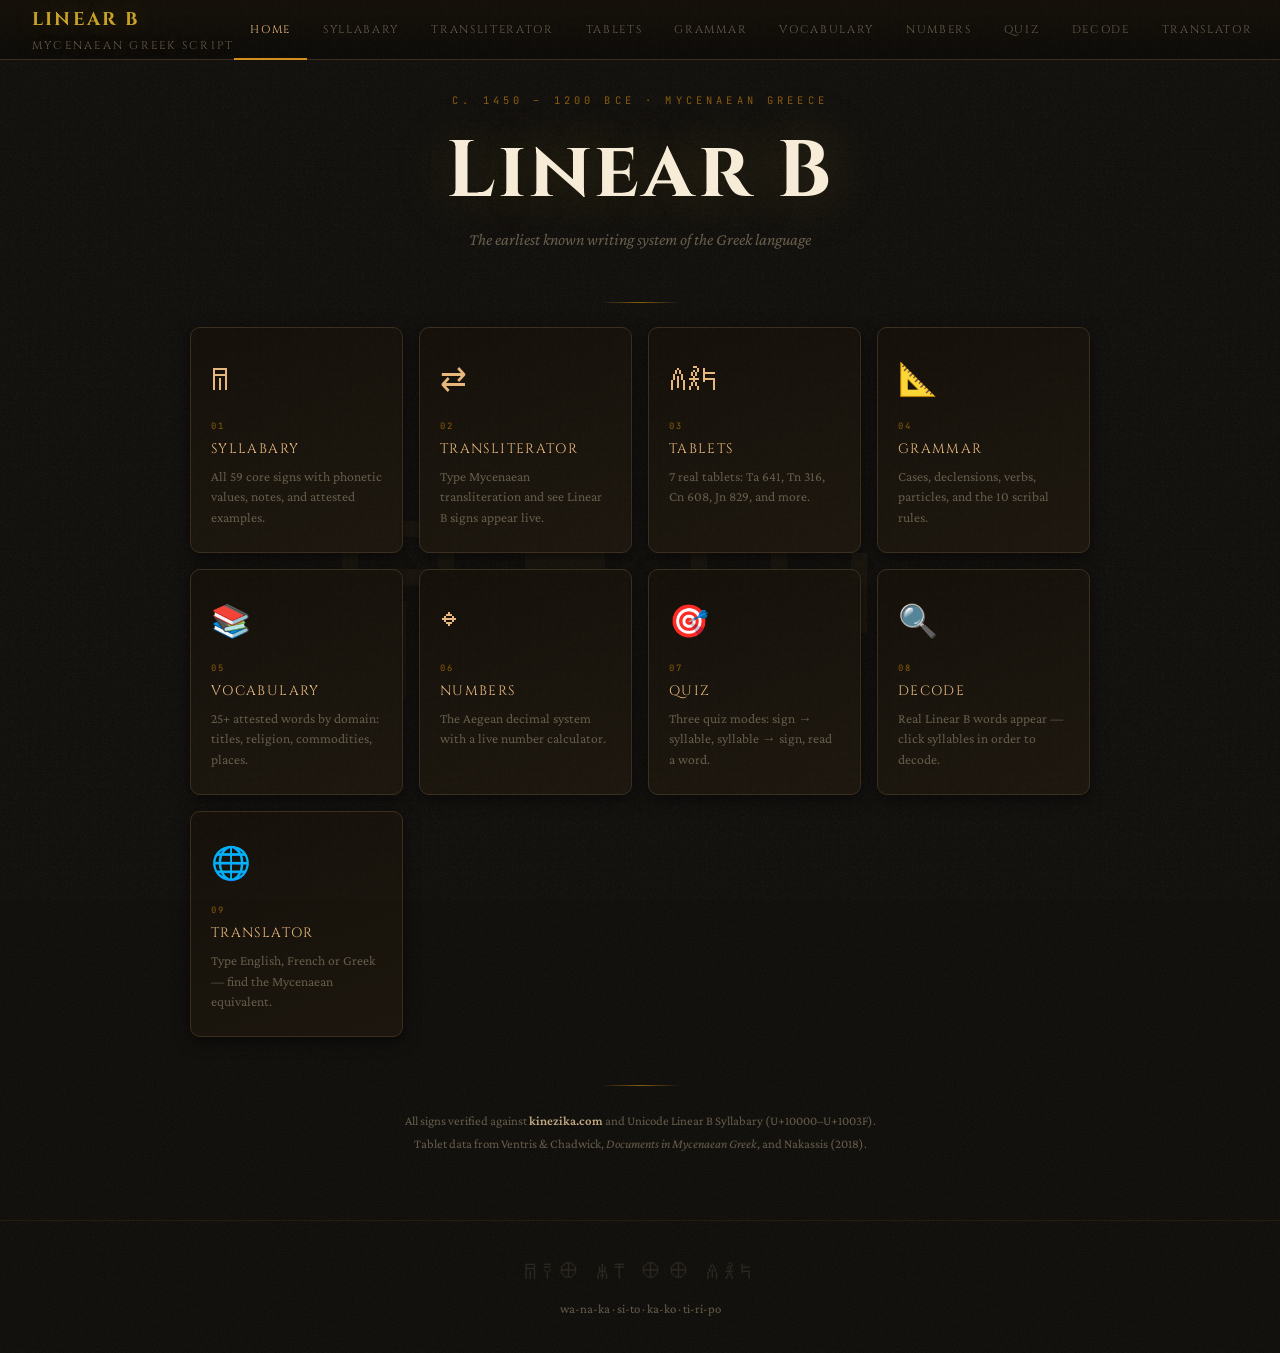
<file: index.html>
<!DOCTYPE html>
<html lang="en">
<head>
<meta charset="UTF-8">
<meta name="viewport" content="width=device-width, initial-scale=1.0">
<title>Linear B — Mycenaean Script</title>
<link rel="stylesheet" href="css/style.css">
<style>
.home-main{min-height:100vh;display:flex;flex-direction:column;justify-content:center;padding:calc(var(--nav-h) + 2rem) 2rem 4rem;position:relative;overflow:hidden}
.hero-bg{position:absolute;top:50%;left:50%;transform:translate(-50%,-50%);font-size:clamp(6rem,22vw,16rem);color:var(--stone-800);letter-spacing:.15em;line-height:1;pointer-events:none;user-select:none;white-space:nowrap;opacity:.5}
.home-inner{max-width:900px;margin:0 auto;position:relative;z-index:1;text-align:center}
.eyebrow{font-family:var(--font-mono);font-size:.65rem;letter-spacing:.4em;text-transform:uppercase;color:var(--amber-dim);margin-bottom:1.25rem;display:block}
.home-h1{font-size:clamp(2.2rem,7vw,5rem);line-height:1.05;color:var(--stone-50);margin-bottom:.75rem;text-shadow:0 0 60px rgba(201,162,39,.25)}
.home-lead{font-size:1.05rem;color:var(--ink-faint);font-style:italic;max-width:560px;margin:0 auto 3rem;line-height:1.7}
.divider{width:80px;height:1px;background:linear-gradient(90deg,transparent,var(--amber-dim),transparent);margin:1.5rem auto}
.home-grid{display:grid;grid-template-columns:repeat(auto-fill,minmax(190px,1fr));gap:1rem;text-align:left;margin-bottom:3rem}
.home-card{background:linear-gradient(160deg,var(--stone-900) 0%,var(--stone-850) 100%);border:1px solid var(--stone-700);border-radius:var(--radius-lg);padding:1.5rem 1.25rem;transition:all .25s;text-decoration:none;display:block;box-shadow:var(--shadow-md);position:relative;overflow:hidden}
.home-card::before{content:'';position:absolute;top:0;left:0;right:0;height:2px;background:linear-gradient(90deg,transparent,var(--amber-dim),transparent);opacity:0;transition:opacity .25s}
.home-card:hover{border-color:var(--stone-600);transform:translateY(-4px);box-shadow:var(--shadow-lg)}
.home-card:hover::before{opacity:1}
.hc-icon{font-size:2rem;margin-bottom:.75rem;display:block}
.hc-num{font-family:var(--font-mono);font-size:.55rem;color:var(--amber-dim);letter-spacing:.2em;display:block;margin-bottom:.3rem}
.hc-title{font-family:var(--font-display);font-size:.78rem;letter-spacing:.1em;text-transform:uppercase;color:var(--clay-light);margin-bottom:.4rem}
.hc-desc{font-size:.82rem;color:var(--ink-faint);line-height:1.55}
footer{border-top:1px solid var(--stone-800);padding:2rem;text-align:center;color:var(--ink-faint);font-size:.8rem}
.footer-signs{font-size:1.4rem;letter-spacing:6px;display:block;margin-bottom:.5rem;opacity:.3}
</style>
</head>
<body>
<nav class="nav"></nav>
<main class="home-main">
  <div class="hero-bg" aria-hidden="true">𐀷𐀙𐀏</div>
  <div class="home-inner">
    <span class="eyebrow" id="h-eyebrow"></span>
    <h1 class="home-h1">Linear B</h1>
    <p class="home-lead" id="h-tagline"></p>
    <div class="divider"></div>
    <div class="home-grid" id="home-grid"></div>
    <div class="divider"></div>
    <p style="font-size:.8rem;color:var(--ink-faint);max-width:480px;margin:0 auto">
      All signs verified against <strong style="color:var(--stone-300)">kinezika.com</strong> and Unicode Linear B Syllabary (U+10000–U+1003F). Tablet data from Ventris &amp; Chadwick, <em>Documents in Mycenaean Greek</em>, and Nakassis (2018).
    </p>
  </div>
</main>
<footer>
  <span class="footer-signs">𐀷𐀙𐀏 𐀯𐀵 𐀏𐀏 𐀴𐀪𐀡</span>
  wa-na-ka · si-to · ka-ko · ti-ri-po
</footer>
<script src="js/data.js"></script>
<script src="js/nav.js"></script>
<script>
const CARDS=[
  {icon:'𐀷',n:'01',tk:'nav_syllabary',f:'pages/syllabary.html',d:{en:'All 59 core signs with phonetic values, notes, and attested examples.',fr:'Les 59 signes avec valeurs phonétiques et exemples attestés.',gr:'59 σημεία με φωνητικές τιμές και επικυρωμένα παραδείγματα.'}},
  {icon:'⇄',n:'02',tk:'nav_translit',f:'pages/transliterator.html',d:{en:'Type Mycenaean transliteration and see Linear B signs appear live.',fr:'Tapez la translittération mycénienne et voyez les signes apparaître.',gr:'Πληκτρολογήστε μεταγραφή και δείτε τα σημεία ζωντανά.'}},
  {icon:'𐀴𐀪𐀡',n:'03',tk:'nav_tablets',f:'pages/tablets.html',d:{en:'7 real tablets: Ta 641, Tn 316, Cn 608, Jn 829, and more.',fr:'7 tablettes réelles : Ta 641, Tn 316, Cn 608, Jn 829…',gr:'7 πραγματικές πινακίδες: Ta 641, Tn 316, Cn 608, Jn 829…'}},
  {icon:'📐',n:'04',tk:'nav_grammar',f:'pages/grammar.html',d:{en:'Cases, declensions, verbs, particles, and the 10 scribal rules.',fr:'Cas, déclinaisons, verbes, particules et 10 règles de scribes.',gr:'Πτώσεις, κλίσεις, ρήματα, μόρια και 10 κανόνες γραφής.'}},
  {icon:'📚',n:'05',tk:'nav_vocab',f:'pages/vocabulary.html',d:{en:'25+ attested words by domain: titles, religion, commodities, places.',fr:'25+ mots attestés par domaine : titres, religion, marchandises.',gr:'25+ λέξεις ανά θεματική: τίτλοι, θρησκεία, εμπορεύματα.'}},
  {icon:'𐄫',n:'06',tk:'nav_numbers',f:'pages/numbers.html',d:{en:'The Aegean decimal system with a live number calculator.',fr:'Le système décimal égéen avec calculateur en direct.',gr:'Το αιγαιακό δεκαδικό σύστημα με ζωντανή αριθμομηχανή.'}},
  {icon:'🎯',n:'07',tk:'nav_quiz',f:'pages/quiz.html',d:{en:'Three quiz modes: sign → syllable, syllable → sign, read a word.',fr:'Trois modes : signe→syllabe, syllabe→signe, lire un mot.',gr:'Τρεις λειτουργίες: σημείο→συλλαβή, συλλαβή→σημείο, λέξη.'}},
  {icon:'🔍',n:'08',tk:'nav_decode',f:'pages/decode.html',d:{en:'Real Linear B words appear — click syllables in order to decode.',fr:'De vrais mots en Linéaire B — cliquez les syllabes dans l\'ordre.',gr:'Πραγματικές λέξεις — κάντε κλικ στις συλλαβές με τη σειρά.'}},
  {icon:'🌐',n:'09',tk:'nav_translate',f:'pages/translator.html',d:{en:'Type English, French or Greek — find the Mycenaean equivalent.',fr:'Tapez en anglais, français ou grec — trouvez l\'équivalent mycénien.',gr:'Πληκτρολογήστε αγγλικά, γαλλικά ή ελληνικά — βρείτε τη μυκηναϊκή λέξη.'}},
];
document.addEventListener('DOMContentLoaded',()=>{
  document.getElementById('h-eyebrow').textContent=t('hero_eyebrow');
  document.getElementById('h-tagline').textContent=t('hero_tagline');
  const grid=document.getElementById('home-grid');
  CARDS.forEach(c=>{
    const a=document.createElement('a');
    a.className='home-card'; a.href=c.f;
    a.innerHTML=`<span class="hc-icon">${c.icon}</span><span class="hc-num">${c.n}</span><div class="hc-title">${t(c.tk)}</div><p class="hc-desc">${c.d[LANG]||c.d.en}</p>`;
    grid.appendChild(a);
  });
});
</script>
</body>
</html>
</file>
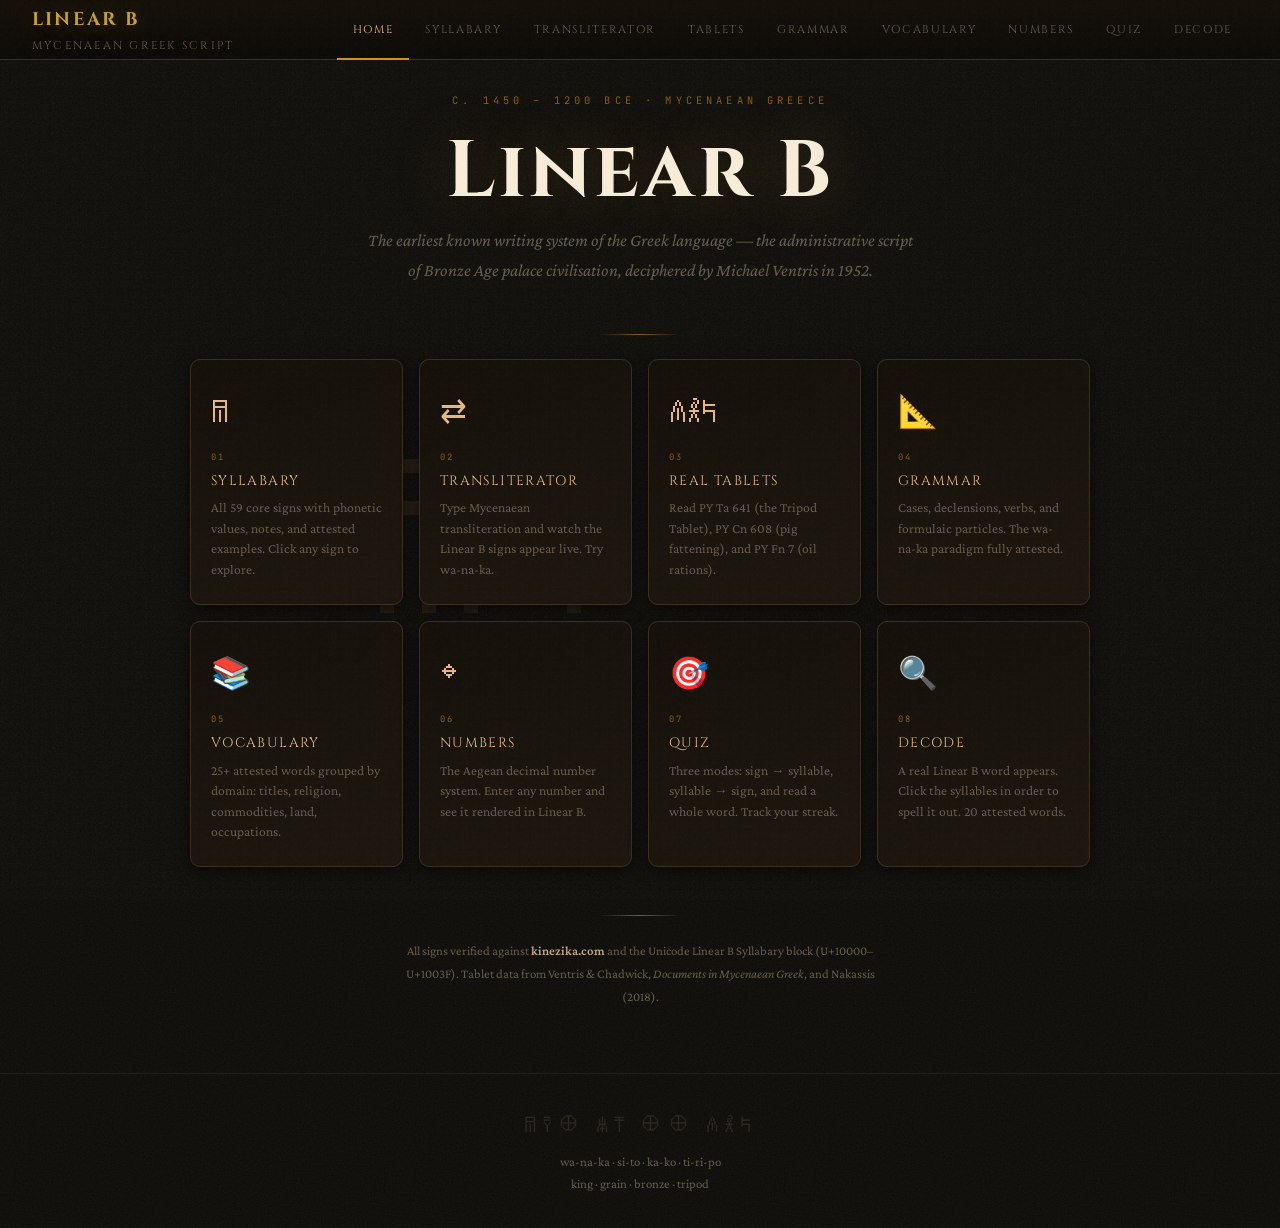
<file: index (1).html>
<!DOCTYPE html>
<html lang="en">
<head>
<meta charset="UTF-8">
<meta name="viewport" content="width=device-width, initial-scale=1.0">
<title>Linear B — Mycenaean Script</title>
<link rel="stylesheet" href="css/style.css">
<style>
  .hero-signs {
    font-size: clamp(5rem, 20vw, 14rem);
    color: var(--stone-800);
    letter-spacing: .15em;
    line-height: 1;
    position: absolute;
    top: 50%; left: 50%;
    transform: translate(-50%, -50%);
    pointer-events: none;
    user-select: none;
    white-space: nowrap;
  }
  .home-main {
    min-height: 100vh;
    display: flex;
    flex-direction: column;
    justify-content: center;
    padding: calc(var(--nav-h) + 2rem) 2rem 4rem;
    position: relative;
    overflow: hidden;
  }
  .home-inner {
    max-width: 900px;
    margin: 0 auto;
    position: relative;
    z-index: 1;
    text-align: center;
  }
  .eyebrow {
    font-family: var(--font-mono);
    font-size: .65rem;
    letter-spacing: .4em;
    text-transform: uppercase;
    color: var(--amber-dim);
    margin-bottom: 1.25rem;
    display: block;
  }
  .home-h1 {
    font-size: clamp(2.2rem, 7vw, 5rem);
    line-height: 1.05;
    color: var(--stone-50);
    margin-bottom: .75rem;
    text-shadow: 0 0 60px rgba(201,162,39,.25);
  }
  .home-lead {
    font-size: 1.1rem;
    color: var(--ink-faint);
    font-style: italic;
    max-width: 560px;
    margin: 0 auto 3rem;
    line-height: 1.7;
  }
  .divider {
    width: 80px;
    height: 1px;
    background: linear-gradient(90deg, transparent, var(--amber-dim), transparent);
    margin: 1.5rem auto;
  }
  .home-grid {
    display: grid;
    grid-template-columns: repeat(auto-fill, minmax(200px, 1fr));
    gap: 1rem;
    text-align: left;
    margin-bottom: 3rem;
  }
  .home-card {
    background: linear-gradient(160deg, var(--stone-900) 0%, var(--stone-850) 100%);
    border: 1px solid var(--stone-700);
    border-radius: var(--radius-lg);
    padding: 1.5rem 1.25rem;
    cursor: pointer;
    transition: all .25s;
    text-decoration: none;
    display: block;
    box-shadow: var(--shadow-md);
    position: relative;
    overflow: hidden;
  }
  .home-card::before {
    content:'';
    position:absolute;
    top:0;left:0;right:0;
    height:2px;
    background:linear-gradient(90deg,transparent,var(--amber-dim),transparent);
    opacity:0;transition:opacity .25s;
  }
  .home-card:hover { border-color:var(--stone-600); transform:translateY(-4px); box-shadow:var(--shadow-lg), 0 0 20px rgba(212,144,26,.08); }
  .home-card:hover::before { opacity:1; }
  .hc-icon { font-size:2rem; margin-bottom:.75rem; display:block; }
  .hc-num  { font-family:var(--font-mono); font-size:.55rem; color:var(--amber-dim); letter-spacing:.2em; display:block; margin-bottom:.3rem; }
  .hc-title{ font-family:var(--font-display); font-size:.8rem; letter-spacing:.1em; text-transform:uppercase; color:var(--clay-light); margin-bottom:.4rem; }
  .hc-desc { font-size:.82rem; color:var(--ink-faint); line-height:1.55; }
  .home-footer-strip {
    border-top:1px solid var(--stone-800);
    padding:2rem;
    text-align:center;
    color:var(--ink-faint);
    font-size:.8rem;
  }
  .footer-signs { font-size:1.4rem; letter-spacing:6px; display:block; margin-bottom:.5rem; opacity:.3; }
</style>
</head>
<body>

<nav class="nav">
  <div class="nav-logo">
    Linear B
    <span>Mycenaean Greek Script</span>
  </div>
  <ul class="nav-links">
    <li><a href="index.html" class="active">Home</a></li>
    <li><a href="pages/syllabary.html">Syllabary</a></li>
    <li><a href="pages/transliterator.html">Transliterator</a></li>
    <li><a href="pages/tablets.html">Tablets</a></li>
    <li><a href="pages/grammar.html">Grammar</a></li>
    <li><a href="pages/vocabulary.html">Vocabulary</a></li>
    <li><a href="pages/numbers.html">Numbers</a></li>
    <li><a href="pages/quiz.html">Quiz</a></li>
    <li><a href="pages/decode.html">Decode</a></li>
  </ul>
</nav>

<main class="home-main">
  <div class="hero-signs" aria-hidden="true">𐀷𐀙𐀏</div>
  <div class="home-inner">
    <span class="eyebrow">c. 1450 – 1200 BCE · Mycenaean Greece</span>
    <h1 class="home-h1">Linear B</h1>
    <p class="home-lead">The earliest known writing system of the Greek language — the administrative script of Bronze Age palace civilisation, deciphered by Michael Ventris in 1952.</p>
    <div class="divider"></div>

    <div class="home-grid">
      <a class="home-card" href="pages/syllabary.html">
        <span class="hc-icon">𐀷</span>
        <span class="hc-num">01</span>
        <div class="hc-title">Syllabary</div>
        <p class="hc-desc">All 59 core signs with phonetic values, notes, and attested examples. Click any sign to explore.</p>
      </a>
      <a class="home-card" href="pages/transliterator.html">
        <span class="hc-icon">⇄</span>
        <span class="hc-num">02</span>
        <div class="hc-title">Transliterator</div>
        <p class="hc-desc">Type Mycenaean transliteration and watch the Linear B signs appear live. Try wa-na-ka.</p>
      </a>
      <a class="home-card" href="pages/tablets.html">
        <span class="hc-icon">𐀴𐀪𐀡</span>
        <span class="hc-num">03</span>
        <div class="hc-title">Real Tablets</div>
        <p class="hc-desc">Read PY Ta 641 (the Tripod Tablet), PY Cn 608 (pig fattening), and PY Fn 7 (oil rations).</p>
      </a>
      <a class="home-card" href="pages/grammar.html">
        <span class="hc-icon">📐</span>
        <span class="hc-num">04</span>
        <div class="hc-title">Grammar</div>
        <p class="hc-desc">Cases, declensions, verbs, and formulaic particles. The wa-na-ka paradigm fully attested.</p>
      </a>
      <a class="home-card" href="pages/vocabulary.html">
        <span class="hc-icon">📚</span>
        <span class="hc-num">05</span>
        <div class="hc-title">Vocabulary</div>
        <p class="hc-desc">25+ attested words grouped by domain: titles, religion, commodities, land, occupations.</p>
      </a>
      <a class="home-card" href="pages/numbers.html">
        <span class="hc-icon">𐄫</span>
        <span class="hc-num">06</span>
        <div class="hc-title">Numbers</div>
        <p class="hc-desc">The Aegean decimal number system. Enter any number and see it rendered in Linear B.</p>
      </a>
      <a class="home-card" href="pages/quiz.html">
        <span class="hc-icon">🎯</span>
        <span class="hc-num">07</span>
        <div class="hc-title">Quiz</div>
        <p class="hc-desc">Three modes: sign → syllable, syllable → sign, and read a whole word. Track your streak.</p>
      </a>
      <a class="home-card" href="pages/decode.html">
        <span class="hc-icon">🔍</span>
        <span class="hc-num">08</span>
        <div class="hc-title">Decode</div>
        <p class="hc-desc">A real Linear B word appears. Click the syllables in order to spell it out. 20 attested words.</p>
      </a>
    </div>

    <div class="divider"></div>
    <p style="font-size:.8rem;color:var(--ink-faint);max-width:480px;margin:0 auto">
      All signs verified against <strong style="color:var(--stone-300)">kinezika.com</strong> and the Unicode Linear B Syllabary block (U+10000–U+1003F). Tablet data from Ventris &amp; Chadwick, <em>Documents in Mycenaean Greek</em>, and Nakassis (2018).
    </p>
  </div>
</main>

<footer class="home-footer-strip">
  <span class="footer-signs">𐀷𐀙𐀏 𐀯𐀵 𐀏𐀏 𐀴𐀪𐀡</span>
  wa-na-ka · si-to · ka-ko · ti-ri-po<br>
  king · grain · bronze · tripod
</footer>

</body>
</html>
</file>
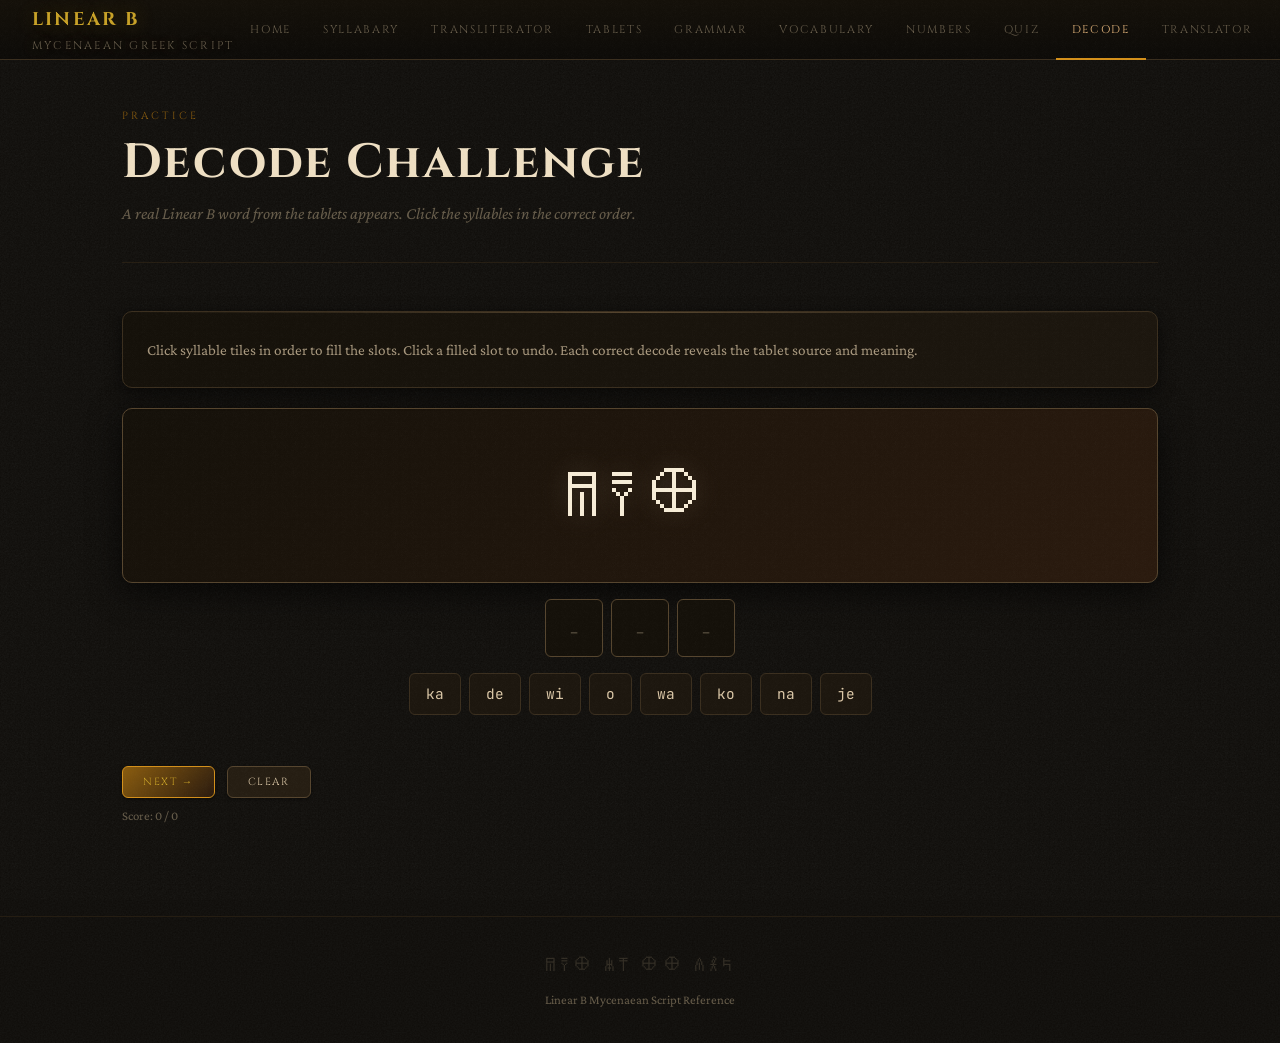
<file: pages/decode.html>
<!DOCTYPE html>
<html lang="en">
<head>
<meta charset="UTF-8"><meta name="viewport" content="width=device-width, initial-scale=1.0">
<title>Decode — Linear B</title>
<link rel="stylesheet" href="../css/style.css">
</head>
<body>
<nav class="nav"></nav>
<main class="page">
  <div class="page-hero">
    <div class="section-title">Practice</div>
    <h1 id="pg-title">Decode Challenge</h1>
    <p class="subtitle" id="pg-sub">A real Linear B word from the tablets appears. Click the syllables in the correct order.</p>
  </div>
  <div class="panel" style="margin-bottom:1.25rem" id="pg-intro"></div>
  <div class="decode-word-display" id="dc-word"></div>
  <div class="decode-slots" id="dc-slots"></div>
  <div class="decode-choices" id="dc-choices"></div>
  <div class="decode-feedback" id="dc-feedback"></div>
  <div class="btn-row">
    <button class="btn btn-primary" onclick="dcNext()" id="dc-next-btn"></button>
    <button class="btn" onclick="dcClear()" id="dc-clear-btn"></button>
  </div>
  <div style="font-size:.8rem;color:var(--ink-faint);margin:.5rem 0" id="dc-score"></div>
  <div class="decode-reveal" id="dc-reveal"><div id="dc-reveal-content"></div></div>
</main>
<footer><span class="signs">𐀷𐀙𐀏 𐀯𐀵 𐀏𐀏 𐀴𐀪𐀡</span>Linear B Mycenaean Script Reference</footer>
<script src="../js/data.js"></script>
<script src="../js/nav.js"></script>
<script>
const STRINGS = {
  en:{title:'Decode Challenge',sub:'A real Linear B word from the tablets appears. Click the syllables in the correct order.',
    intro:'Click syllable tiles in order to fill the slots. Click a filled slot to undo. Each correct decode reveals the tablet source and meaning.',
    tablet:'Tablet',correct:'✓ Correct!',wrong:'✗ The answer was: '},
  fr:{title:'Défi de Déchiffrement',sub:'Un vrai mot en Linéaire B apparaît. Cliquez les syllabes dans le bon ordre.',
    intro:'Cliquez les tuiles de syllabes dans l\'ordre pour remplir les emplacements. Cliquez sur un emplacement rempli pour annuler.',
    tablet:'Tablette',correct:'✓ Correct !',wrong:'✗ La réponse était : '},
  gr:{title:'Αποκρυπτογράφηση',sub:'Εμφανίζεται πραγματική λέξη Γραμμικής Β. Κάντε κλικ στις συλλαβές με τη σωστή σειρά.',
    intro:'Κάντε κλικ στις συλλαβές για να συμπληρώσετε τις θέσεις. Κάντε κλικ σε μια συμπληρωμένη θέση για αναίρεση.',
    tablet:'Πινακίδα',correct:'✓ Σωστό!',wrong:'✗ Η απάντηση ήταν: '},
};

const S = STRINGS[LANG] || STRINGS.en;
let dcWords = shuffle([...DECODE_WORDS]), dcIdx = 0, dcScore = 0, dcTotal = 0;
let dcCurrent = null, dcAnswer = [], dcLocked = false;

document.addEventListener('DOMContentLoaded', () => {
  document.getElementById('pg-title').textContent = S.title;
  document.getElementById('pg-sub').textContent = S.sub;
  document.getElementById('pg-intro').innerHTML = `<p>${S.intro}</p>`;
  document.getElementById('dc-next-btn').textContent = t('next');
  document.getElementById('dc-clear-btn').textContent = t('clear');
  updateScore();
  dcLoad();
});

function dcLoad() {
  if (dcIdx >= dcWords.length) { dcWords = shuffle([...DECODE_WORDS]); dcIdx = 0; }
  dcCurrent = dcWords[dcIdx++]; dcAnswer = []; dcLocked = false;
  document.getElementById('dc-feedback').textContent = '';
  document.getElementById('dc-reveal').classList.remove('show');
  document.getElementById('dc-word').textContent = word(dcCurrent.sylls);

  const sd = document.getElementById('dc-slots'); sd.innerHTML = '';
  dcCurrent.sylls.forEach((_, i) => {
    const d = document.createElement('div');
    d.className = 'decode-slot'; d.id = `slot-${i}`; d.textContent = '_';
    d.addEventListener('click', () => dcRemove(i));
    sd.appendChild(d);
  });

  const allS = Object.keys(SIGNS);
  const dist = shuffle(allS.filter(k => !dcCurrent.sylls.includes(k))).slice(0, 5);
  const choices = shuffle([...dcCurrent.sylls, ...dist]);
  const cd = document.getElementById('dc-choices'); cd.innerHTML = '';
  choices.forEach(c => {
    const b = document.createElement('div');
    b.className = 'decode-choice'; b.id = `choice-${c}`; b.textContent = c;
    b.addEventListener('click', () => dcPick(c, b));
    cd.appendChild(b);
  });
}

function dcPick(val, btn) {
  if (dcLocked) return;
  const next = dcAnswer.length;
  if (next >= dcCurrent.sylls.length) return;
  dcAnswer.push(val); btn.classList.add('used');
  const sl = document.getElementById(`slot-${next}`);
  sl.textContent = val; sl.classList.add('filled');
  if (dcAnswer.length === dcCurrent.sylls.length) dcCheck();
}

function dcRemove(i) {
  if (dcLocked || i >= dcAnswer.length) return;
  const removed = dcAnswer[i]; dcAnswer = dcAnswer.slice(0, i);
  for (let j = i; j < dcCurrent.sylls.length; j++) {
    const sl = document.getElementById(`slot-${j}`);
    sl.textContent = '_'; sl.className = 'decode-slot';
  }
  const btn = document.getElementById(`choice-${removed}`);
  if (btn) btn.classList.remove('used');
}

function dcCheck() {
  dcLocked = true; dcTotal++;
  let correct = true;
  dcAnswer.forEach((v, i) => {
    const sl = document.getElementById(`slot-${i}`);
    sl.classList.remove('filled');
    if (v === dcCurrent.sylls[i]) sl.classList.add('correct');
    else { sl.classList.add('wrong'); correct = false; }
  });
  document.getElementById('dc-feedback').textContent = correct
    ? S.correct
    : S.wrong + dcCurrent.translit;
  if (correct) dcScore++;
  updateScore();

  const chips = dcCurrent.sylls.map(s =>
    `<div class="syl-chip-detail"><span class="cs">${SIGNS[s] || '?'}</span><span class="cv">${s}</span></div>`
  ).join('');
  document.getElementById('dc-reveal-content').innerHTML = `
    <div style="display:flex;align-items:center;gap:1.25rem;flex-wrap:wrap;margin-bottom:.75rem">
      <span style="font-size:3rem;line-height:1">${word(dcCurrent.sylls)}</span>
      <div>
        <div style="font-size:1rem;font-weight:600;color:var(--stone-100)">${dcCurrent.translit}</div>
        <div style="font-size:.9rem;color:var(--ink-dim)">${tF(dcCurrent.meaning)}</div>
        <div style="font-size:.8rem;color:var(--ink-faint);font-style:italic">${dcCurrent.classical}</div>
      </div>
    </div>
    <div class="breakdown-row" style="margin-bottom:.75rem">${chips}</div>
    <div style="font-size:.82rem;color:var(--ink-faint);line-height:1.7">
      <strong style="color:var(--clay-light)">${S.tablet}:</strong> ${dcCurrent.tablet}<br>
      ${tF(dcCurrent.note)}
    </div>`;
  document.getElementById('dc-reveal').classList.add('show');
}

function updateScore() {
  document.getElementById('dc-score').textContent = `${t('score')}: ${dcScore} / ${dcTotal}`;
}

function dcClear() {
  if (!dcCurrent) return;
  dcAnswer = []; dcLocked = false;
  document.getElementById('dc-feedback').textContent = '';
  document.getElementById('dc-reveal').classList.remove('show');
  for (let i = 0; i < dcCurrent.sylls.length; i++) {
    const sl = document.getElementById(`slot-${i}`);
    if (sl) { sl.textContent = '_'; sl.className = 'decode-slot'; }
  }
  document.querySelectorAll('.decode-choice').forEach(b => b.classList.remove('used'));
}

function dcNext() { dcLoad(); }
</script>
</body>
</html>
</file>
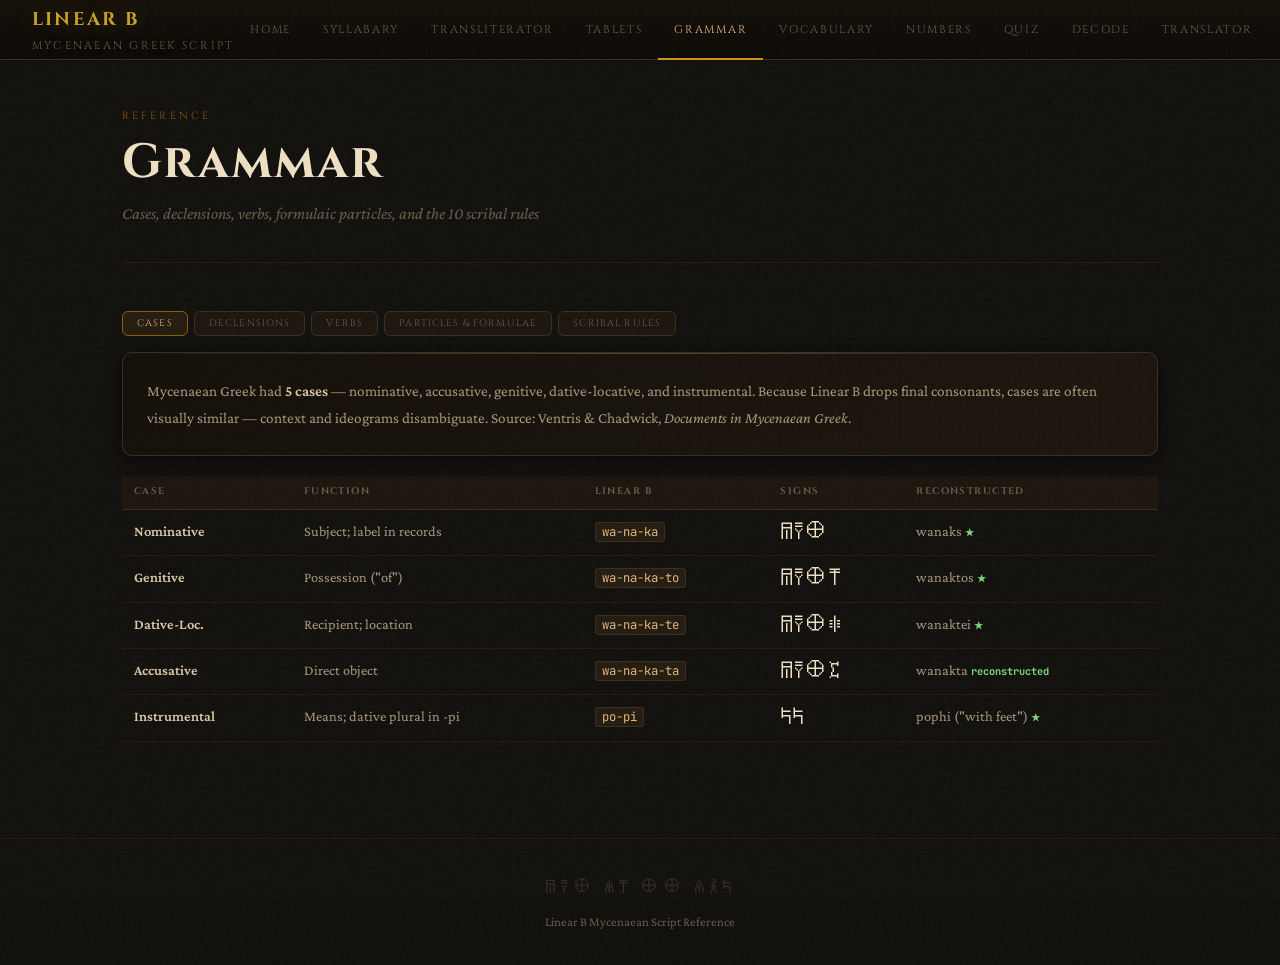
<file: pages/grammar.html>
<!DOCTYPE html>
<html lang="en">
<head>
<meta charset="UTF-8"><meta name="viewport" content="width=device-width, initial-scale=1.0">
<title>Grammar — Linear B</title>
<link rel="stylesheet" href="../css/style.css">
</head>
<body>
<nav class="nav"></nav>
<main class="page">
  <div class="page-hero">
    <div class="section-title">Reference</div>
    <h1 id="pg-title">Grammar</h1>
    <p class="subtitle" id="pg-sub">Cases, declensions, verbs, formulaic particles, and the 10 scribal rules</p>
  </div>
  <div class="gram-tabs" id="gram-tab-bar"></div>
  <div id="gram-content"></div>
</main>
<footer><span class="signs">𐀷𐀙𐀏 𐀯𐀵 𐀏𐀏 𐀴𐀪𐀡</span>Linear B Mycenaean Script Reference</footer>
<script src="../js/data.js"></script>
<script src="../js/nav.js"></script>
<script>
const STRINGS = {
  en:{title:'Grammar',sub:'Cases, declensions, verbs, formulaic particles, and the 10 scribal rules',
    cases_intro:'Mycenaean Greek had <strong>5 cases</strong> — nominative, accusative, genitive, dative-locative, and instrumental. Because Linear B drops final consonants, cases are often visually similar — context and ideograms disambiguate. Source: Ventris & Chadwick, <em>Documents in Mycenaean Greek</em>.',
    decl_intro:'★ = directly attested on tablets. Others reconstructed from spelling rules. Source: Tentative Grammar §19–23.',
    verbs_intro:'Verbs are poorly represented — tablets are administrative records. The past-tense augment (e- prefix) is <strong>almost entirely absent</strong>. Only one augmented form exists in the entire corpus: <code>a-pe-do-ke</code>.',
    particles_intro:'These short words recur across hundreds of tablets. Recognising them lets you parse an unfamiliar tablet quickly — even before you can read the content words.',
    scribal_intro:'Linear B was adapted from Linear A (a non-Greek script). This mismatch created systematic spelling workarounds. These 10 rules are <strong>essential</strong> to reading.',
    th_case:'Case',th_fn:'Function',th_lb:'Linear B',th_signs:'Signs',th_rec:'Reconstructed',
    th_val:'Transliteration',th_meaning:'Meaning',th_att:'',
    wanax_title:'wanax — "king" (3rd decl. consonant stem wanakt-)',
    doero_title:'do-e-ro — "slave" (2nd decl. masc. o-stem)',
    sito_title:'si-to — "grain" (2nd decl. neuter o-stem)',
  },
  fr:{title:'Grammaire',sub:'Cas, déclinaisons, verbes, particules et les 10 règles de scribes',
    cases_intro:'Le grec mycénien avait <strong>5 cas</strong> — nominatif, accusatif, génitif, datif-locatif et instrumental. Source : Ventris & Chadwick, <em>Documents in Mycenaean Greek</em>.',
    decl_intro:'★ = directement attesté sur les tablettes. Les autres sont reconstruits. Source : Tentative Grammar §19–23.',
    verbs_intro:'Les verbes sont peu représentés — les tablettes sont des registres administratifs. L\'augment du passé (préfixe e-) est <strong>presque entièrement absent</strong>. Un seul forme augmentée existe : <code>a-pe-do-ke</code>.',
    particles_intro:'Ces mots courts apparaissent dans des centaines de tablettes. Les reconnaître permet d\'analyser rapidement une tablette inconnue.',
    scribal_intro:'Le Linéaire B a été adapté du Linéaire A (un script non-grec). Ce décalage a créé des contournements orthographiques systématiques. Ces 10 règles sont <strong>essentielles</strong> à la lecture.',
    th_case:'Cas',th_fn:'Fonction',th_lb:'Linéaire B',th_signs:'Signes',th_rec:'Reconstruit',
    th_val:'Translittération',th_meaning:'Signification',th_att:'',
    wanax_title:'wanax — "roi" (3e décl. tige consonantique wanakt-)',
    doero_title:'do-e-ro — "esclave" (2e décl. masc. tige en -o)',
    sito_title:'si-to — "grain" (2e décl. neutre tige en -o)',
  },
  gr:{title:'Γραμματική',sub:'Πτώσεις, κλίσεις, ρήματα, μόρια και οι 10 κανόνες γραφής',
    cases_intro:'Τα Μυκηναϊκά Ελληνικά είχαν <strong>5 πτώσεις</strong> — ονομαστική, αιτιατική, γενική, δοτική-τοπική και οργανική. Πηγή: Ventris & Chadwick, <em>Documents in Mycenaean Greek</em>.',
    decl_intro:'★ = άμεσα μαρτυρούμενο στις πινακίδες. Τα υπόλοιπα ανακατασκευασμένα. Πηγή: Tentative Grammar §19–23.',
    verbs_intro:'Τα ρήματα είναι ελλιπώς εκπροσωπούμενα — οι πινακίδες είναι διοικητικά αρχεία. Η αυξητική αόριστη πρόθεση e- είναι <strong>σχεδόν απούσα</strong>. Υπάρχει μόνο μία αυξημένη μορφή: <code>a-pe-do-ke</code>.',
    particles_intro:'Αυτές οι σύντομες λέξεις εμφανίζονται σε εκατοντάδες πινακίδες. Η αναγνώρισή τους επιτρέπει γρήγορη ανάλυση μιας άγνωστης πινακίδας.',
    scribal_intro:'Η Γραμμική Β προσαρμόστηκε από τη Γραμμική Α (μη-ελληνικό σύστημα). Αυτή η αναντιστοιχία δημιούργησε συστηματικές ορθογραφικές λύσεις. Αυτοί οι 10 κανόνες είναι <strong>απαραίτητοι</strong> για την ανάγνωση.',
    th_case:'Πτώση',th_fn:'Λειτουργία',th_lb:'Γραμμική Β',th_signs:'Σημεία',th_rec:'Ανακατασκευή',
    th_val:'Μεταγραφή',th_meaning:'Σημασία',th_att:'',
    wanax_title:'wanax — "βασιλιάς" (3η κλίση, θέμα σε σύμφωνο wanakt-)',
    doero_title:'do-e-ro — "δούλος" (2η κλίση αρσ. θέμα σε -ο)',
    sito_title:'si-to — "σιτάρι" (2η κλίση ουδ. θέμα σε -ο)',
  },
};

const DECL_DATA = {
  wanax:{rows:[
    ['Nominative / Ονομαστική','wa-na-ka','𐀷𐀙𐀏','wanaks','★'],
    ['Genitive / Γενική','wa-na-ka-to','𐀷𐀙𐀏𐀵','wanaktos','★'],
    ['Dative / Δοτική','wa-na-ka-te','𐀷𐀙𐀏𐀳','wanaktei','★'],
    ['Accusative / Αιτιατική','wa-na-ka-ta','𐀷𐀙𐀏𐀲','wanakta','reconstr.'],
    ['Adjective / Επίθετο','wa-na-ka-te-ro','𐀷𐀙𐀏𐀳𐀫','wanakteros','★'],
  ]},
  doero:{rows:[
    ['Nominative / Ονομαστική','do-e-ro','𐀈𐀁𐀫','doelos','★'],
    ['Genitive / Γενική','do-e-ro-jo','𐀈𐀁𐀫𐀍','doelojo','★'],
    ['Dative / Δοτική','do-e-ro-i','𐀈𐀁𐀫𐀂','doeloi','reconstr.'],
    ['Female / Θηλυκό','do-e-ra','𐀈𐀁𐀨','doelā','★'],
  ]},
  sito:{rows:[
    ['Nominative / Ονομαστική','si-to','𐀯𐀵','sitos','★'],
    ['Genitive / Γενική','si-to-jo','𐀯𐀵𐀍','sitojo','attested'],
    ['Acc. pl. / Αιτ. πληθ.','si-ta','𐀯𐀲','sita','★'],
    ['With total / Με σύνολο','to-so si-to','𐀵𐀰 𐀯𐀵','tosos sitos = "so much grain"','★'],
  ]},
};

const VERBS = [
  {lb:'e-ko',signs:'𐀁𐀏',rec:'ekhō / ekhei',meaning:{en:'to have / he has',fr:'avoir / il a',gr:'έχω / έχει'},att:'★'},
  {lb:'do-ke',signs:'𐀈𐀐',rec:'dōke',meaning:{en:'he gave (no augment)',fr:'il donna (sans augment)',gr:'έδωσε (χωρίς αύξηση)'},att:'★'},
  {lb:'a-pe-do-ke',signs:'𐀀𐀟𐀈𐀐',rec:'apedōke',meaning:{en:'delivered / gave back',fr:'livra / rendit',gr:'παρέδωσε / απέδωσε'},att:'★ only augmented form'},
  {lb:'we-ke',signs:'𐀸𐀐',rec:'wergei',meaning:{en:'works on, makes',fr:'travaille sur, fabrique',gr:'εργάζεται, φτιάχνει'},att:'★'},
  {lb:'jo-a-se-so-si',signs:'𐀍𐀀𐀮𐀰𐀯',rec:'hō asēsonsi',meaning:{en:'thus will they fatten (future 3pl.)',fr:'ainsi engraisseront-ils (futur 3pl.)',gr:'έτσι θα παχύνουν (μέλλ. γ΄ πληθ.)'},att:'★ PY Cn 608'},
];

const PARTICLES = [
  {lb:'to-so',signs:'𐀵𐀰',fn:{en:'"so much/many" — introduces totals',fr:'"autant" — introduit les totaux',gr:'"τόσο/τόσα" — εισάγει σύνολα'}},
  {lb:'to-so-de',signs:'𐀵𐀰𐀆',fn:{en:'"and so many" — running total with connective',fr:'"et autant" — total courant avec connecteur',gr:'"και τόσα" — τρέχον σύνολο με σύνδεσμο'}},
  {lb:'pa-ro',signs:'𐀞𐀫',fn:{en:'"from, in the charge of" (para)',fr:'"de, sous la responsabilité de" (para)',gr:'"από, υπό την ευθύνη" (para)'}},
  {lb:'o-pi',signs:'𐀃𐀠',fn:{en:'"in addition to" (epi)',fr:'"en plus de" (epi)',gr:'"επιπλέον" (epi)'}},
  {lb:'we-ke',signs:'𐀸𐀐',fn:{en:'"works on, makes" (wergei) — craftsman formula',fr:'"travaille sur, fabrique" — formule artisanale',gr:'"εργάζεται" — φόρμουλα τεχνιτών'}},
  {lb:'e-ko',signs:'𐀁𐀏',fn:{en:'"has/holds" (ekhei) — possession formula',fr:'"a/détient" — formule de possession',gr:'"έχει/κατέχει" — φόρμουλα κατοχής'}},
  {lb:'do-ke',signs:'𐀈𐀐',fn:{en:'"gave" (dōke) — past delivery (no augment)',fr:'"donna" — livraison passée (sans augment)',gr:'"έδωσε" — παράδοση παρελθόντος (χωρίς αύξηση)'}},
  {lb:'a-pe-do-ke',signs:'𐀀𐀟𐀈𐀐',fn:{en:'"delivered back" — only augmented verb form in corpus',fr:'"rendit" — seule forme verbale augmentée du corpus',gr:'"απέδωσε" — η μόνη αυξημένη μορφή ρήματος στο σώμα'}},
];

const S = STRINGS[LANG] || STRINGS.en;

function renderCases() {
  return `<div class="panel"><p>${S.cases_intro}</p></div>
  <table>
    <tr><th>${S.th_case}</th><th>${S.th_fn}</th><th>${S.th_lb}</th><th>${S.th_signs}</th><th>${S.th_rec}</th></tr>
    ${GRAMMAR.cases.map(r => `<tr>
      <td><strong>${tF(r.case)}</strong></td>
      <td>${tF(r.fn)}</td>
      <td><code>${r.lb}</code></td>
      <td><span class="sign-md">${r.signs}</span></td>
      <td>${r.rec} <span class="attested">${typeof r.att === 'object' ? tF(r.att) : r.att}</span></td>
    </tr>`).join('')}
  </table>`;
}

function renderDecl() {
  const tabs = [
    {id:'wanax',label:S.wanax_title},
    {id:'doero',label:S.doero_title},
    {id:'sito',label:S.sito_title},
  ];
  const tabBtns = tabs.map((t,i) =>
    `<button class="gram-tab${i===0?' active':''}" onclick="switchDecl('${t.id}',this)">${t.label.split('—')[0].trim()}</button>`
  ).join('');
  return `<div class="gram-tabs" id="decl-tabs" style="margin-bottom:.75rem">${tabBtns}</div>
    <div id="decl-content"></div>
    <div class="panel"><p>${S.decl_intro}</p></div>`;
}

function switchDecl(id, btn) {
  document.querySelectorAll('#decl-tabs .gram-tab').forEach(b => b.classList.remove('active'));
  btn.classList.add('active');
  const d = DECL_DATA[id];
  const title = S[id + '_title'] || id;
  document.getElementById('decl-content').innerHTML = `
    <div style="font-size:.9rem;font-weight:600;color:var(--clay-light);margin-bottom:.75rem">${title}</div>
    <table>
      <tr><th>${S.th_case}</th><th>${S.th_lb}</th><th>${S.th_signs}</th><th>${S.th_rec}</th><th></th></tr>
      ${d.rows.map(r => `<tr>
        <td>${r[0]}</td>
        <td><code>${r[1]}</code></td>
        <td><span class="sign-md">${r[2]}</span></td>
        <td style="color:var(--ink-dim)">${r[3]}</td>
        <td><span class="${r[4].startsWith('★') ? 'attested' : 'small muted'}">${r[4]}</span></td>
      </tr>`).join('')}
    </table>`;
}

function renderVerbs() {
  return `<div class="panel"><p>${S.verbs_intro}</p></div>
  <table>
    <tr><th>${S.th_signs}</th><th>${S.th_lb}</th><th>Reconstructed</th><th>${S.th_meaning}</th><th></th></tr>
    ${VERBS.map(v => `<tr>
      <td><span class="sign-md">${v.signs}</span></td>
      <td><code>${v.lb}</code></td>
      <td>${v.rec}</td>
      <td>${tF(v.meaning)}</td>
      <td><span class="attested">${v.att}</span></td>
    </tr>`).join('')}
  </table>`;
}

function renderParticles() {
  return `<div class="panel"><p>${S.particles_intro}</p></div>
  <table>
    <tr><th>${S.th_signs}</th><th>${S.th_lb}</th><th>${S.th_meaning}</th></tr>
    ${PARTICLES.map(p => `<tr>
      <td><span class="sign-md">${p.signs}</span></td>
      <td><code>${p.lb}</code></td>
      <td>${tF(p.fn)}</td>
    </tr>`).join('')}
  </table>`;
}

function renderScribal() {
  return `<div class="panel"><p>${S.scribal_intro}</p></div>
  <div class="rules-grid">
    ${SCRIBAL_RULES.map(r => `
      <div class="rule-card">
        <strong>${r.n}. ${tF(r.title)}</strong>
        <p>${tF(r.body)}</p>
        <span class="ex">${r.ex}</span>
      </div>`).join('')}
  </div>`;
}

const TAB_KEYS = ['cases','decl','verbs','particles','scribal'];
const RENDERS = { cases:renderCases, decl:renderDecl, verbs:renderVerbs, particles:renderParticles, scribal:renderScribal };

document.addEventListener('DOMContentLoaded', () => {
  document.getElementById('pg-title').textContent = S.title;
  document.getElementById('pg-sub').textContent = S.sub;

  const bar = document.getElementById('gram-tab-bar');
  TAB_KEYS.forEach((key, i) => {
    const b = document.createElement('button');
    b.className = 'gram-tab' + (i === 0 ? ' active' : '');
    b.textContent = t('tab_' + key);
    b.addEventListener('click', () => showGram(key, b));
    bar.appendChild(b);
  });
  showGram('cases', bar.querySelector('.gram-tab'));
});

function showGram(key, btn) {
  document.querySelectorAll('#gram-tab-bar .gram-tab').forEach(b => b.classList.remove('active'));
  btn.classList.add('active');
  document.getElementById('gram-content').innerHTML = RENDERS[key]();
  if (key === 'decl') switchDecl('wanax', document.querySelector('#decl-tabs .gram-tab'));
}
</script>
</body>
</html>
</file>
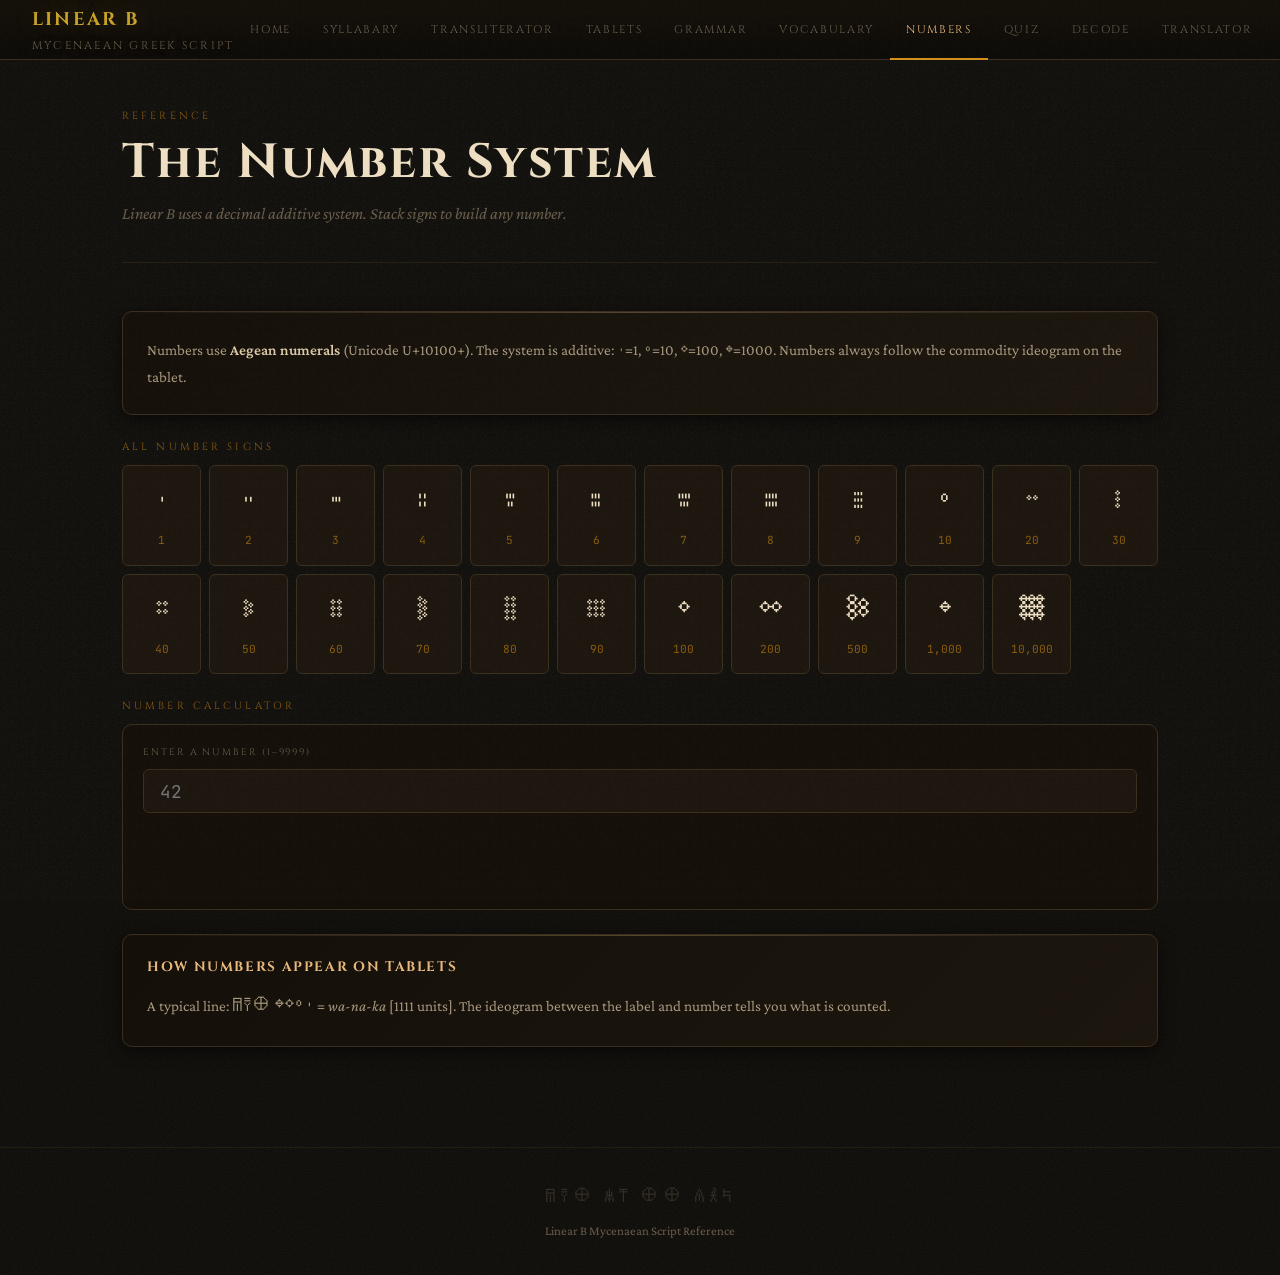
<file: pages/numbers.html>
<!DOCTYPE html>
<html lang="en">
<head>
<meta charset="UTF-8"><meta name="viewport" content="width=device-width, initial-scale=1.0">
<title>Numbers — Linear B</title>
<link rel="stylesheet" href="../css/style.css">
</head>
<body>
<nav class="nav"></nav>
<main class="page">
  <div class="page-hero">
    <div class="section-title">Reference</div>
    <h1 id="pg-title">The Number System</h1>
    <p class="subtitle" id="pg-sub">Linear B uses a decimal additive system. Stack signs to build any number.</p>
  </div>
  <div class="panel" id="pg-intro"></div>
  <div class="section-title mt3" id="all-signs-label">All Number Signs</div>
  <div class="num-grid" id="num-grid"></div>
  <div class="section-title mt3" id="calc-label">Number Calculator</div>
  <div class="num-calc">
    <label style="display:block;font-family:var(--font-display);font-size:.6rem;letter-spacing:.2em;text-transform:uppercase;color:var(--ink-faint);margin-bottom:.5rem" id="calc-hint"></label>
    <input class="num-input" type="number" id="num-in" min="1" max="9999" placeholder="42" oninput="calcNum(this.value)">
    <div class="num-result" id="num-out"></div>
    <div class="num-breakdown" id="num-break"></div>
  </div>
  <div class="panel mt3" id="how-panel"></div>
</main>
<footer><span class="signs">𐀷𐀙𐀏 𐀯𐀵 𐀏𐀏 𐀴𐀪𐀡</span>Linear B Mycenaean Script Reference</footer>
<script src="../js/data.js"></script>
<script src="../js/nav.js"></script>
<script>
const STRINGS = {
  en:{title:'The Number System',sub:'Linear B uses a decimal additive system. Stack signs to build any number.',
    intro:'Numbers use <strong>Aegean numerals</strong> (Unicode U+10100+). The system is additive: 𐄇=1, 𐄙=10, 𐄢=100, 𐄫=1000. Numbers always follow the commodity ideogram on the tablet.',
    allSigns:'All Number Signs',calc:'Number Calculator',hint:'Enter a number (1–9999)',
    how:'<h3>How numbers appear on tablets</h3><p>A typical line: <span style="font-size:1.2rem">𐀷𐀙𐀏</span> <span style="font-size:1.2rem">𐄫𐄢𐄙𐄇</span> = <em>wa-na-ka</em> [1111 units]. The ideogram between the label and number tells you what is counted.</p>'},
  fr:{title:'Le Système Numérique',sub:'Le Linéaire B utilise un système décimal additif. Empilez les signes pour construire n\'importe quel nombre.',
    intro:'Les nombres utilisent les <strong>chiffres égéens</strong> (Unicode U+10100+). Le système est additif : 𐄇=1, 𐄙=10, 𐄢=100, 𐄫=1000.',
    allSigns:'Tous les signes numériques',calc:'Calculateur numérique',hint:'Entrez un nombre (1–9999)',
    how:'<h3>Comment les nombres apparaissent sur les tablettes</h3><p>Une ligne typique : <span style="font-size:1.2rem">𐀷𐀙𐀏</span> <span style="font-size:1.2rem">𐄫𐄢𐄙𐄇</span> = <em>wa-na-ka</em> [1111 unités].</p>'},
  gr:{title:'Το Αριθμητικό Σύστημα',sub:'Η Γραμμική Β χρησιμοποιεί προσθετικό δεκαδικό σύστημα.',
    intro:'Οι αριθμοί χρησιμοποιούν <strong>Αιγαιακά ψηφία</strong> (Unicode U+10100+). Το σύστημα είναι προσθετικό: 𐄇=1, 𐄙=10, 𐄢=100, 𐄫=1000.',
    allSigns:'Όλα τα αριθμητικά σημεία',calc:'Αριθμομηχανή',hint:'Εισάγετε αριθμό (1–9999)',
    how:'<h3>Πώς εμφανίζονται οι αριθμοί στις πινακίδες</h3><p>Τυπική γραμμή: <span style="font-size:1.2rem">𐀷𐀙𐀏</span> <span style="font-size:1.2rem">𐄫𐄢𐄙𐄇</span> = <em>wa-na-ka</em> [1111 μονάδες].</p>'},
};

document.addEventListener('DOMContentLoaded', () => {
  const s = STRINGS[LANG] || STRINGS.en;
  document.getElementById('pg-title').textContent = s.title;
  document.getElementById('pg-sub').textContent = s.sub;
  document.getElementById('pg-intro').innerHTML = `<p>${s.intro}</p>`;
  document.getElementById('all-signs-label').textContent = s.allSigns;
  document.getElementById('calc-label').textContent = s.calc;
  document.getElementById('calc-hint').textContent = s.hint;
  document.getElementById('how-panel').innerHTML = s.how;
  document.getElementById('num-grid').innerHTML = NUM_SIGNS.map(n =>
    `<div class="num-card"><span class="ns">${n.sign}</span><span class="nv">${n.val.toLocaleString()}</span></div>`
  ).join('');
});

function calcNum(v) {
  const n = parseInt(v);
  if (isNaN(n) || n < 1 || n > 9999) { document.getElementById('num-out').textContent = ''; document.getElementById('num-break').textContent = ''; return; }
  let out = '', parts = [], rem = n;
  [[1000,'𐄫'],[100,'𐄢'],[10,'𐄙'],[1,'𐄇']].forEach(([val, sign]) => {
    const c = Math.floor(rem / val); rem %= val;
    if (c) { out += sign.repeat(c); parts.push(`${c} × ${val}`); }
  });
  document.getElementById('num-out').textContent = out;
  document.getElementById('num-break').textContent = parts.join(' + ') + ' = ' + n;
}
</script>
</body>
</html>
</file>
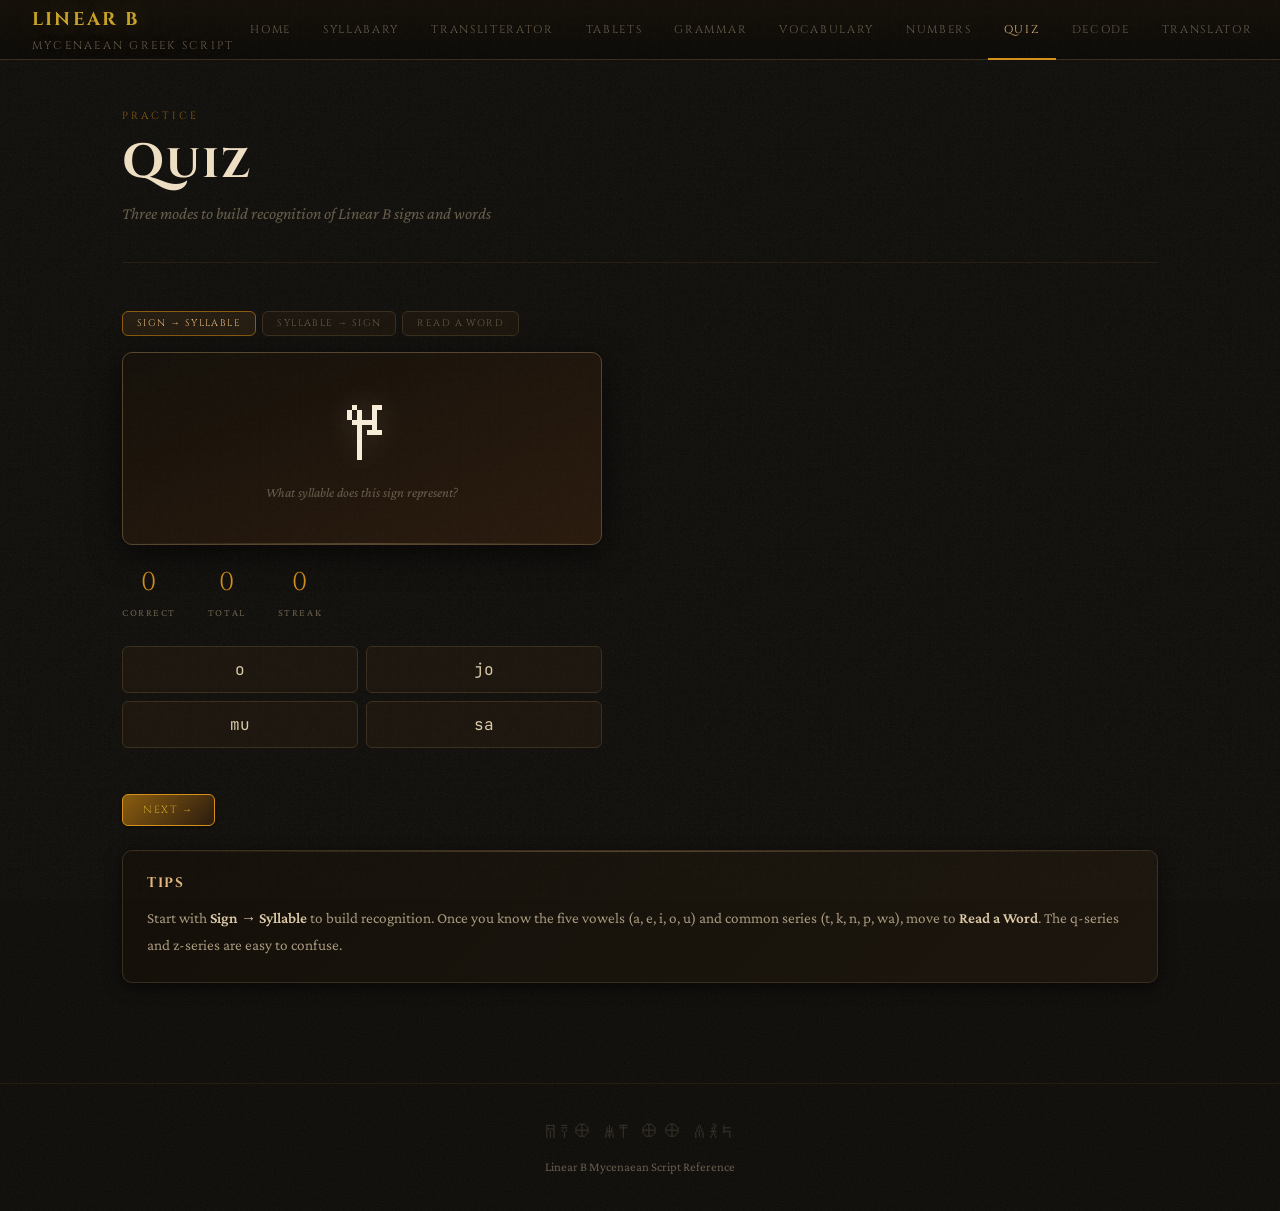
<file: pages/quiz.html>
<!DOCTYPE html>
<html lang="en">
<head>
<meta charset="UTF-8"><meta name="viewport" content="width=device-width, initial-scale=1.0">
<title>Quiz — Linear B</title>
<link rel="stylesheet" href="../css/style.css">
</head>
<body>
<nav class="nav"></nav>
<main class="page">
  <div class="page-hero">
    <div class="section-title">Practice</div>
    <h1 id="pg-title">Quiz</h1>
    <p class="subtitle" id="pg-sub">Three modes to build recognition of Linear B signs and words</p>
  </div>
  <div class="quiz-mode-bar" id="mode-bar"></div>
  <div class="quiz-wrap">
    <div class="quiz-card">
      <div class="quiz-display" id="q-display"></div>
      <div class="quiz-prompt" id="q-prompt"></div>
    </div>
    <div class="quiz-score-row">
      <div class="score-block"><div class="score-val" id="q-correct">0</div><div class="score-label" id="ql-correct"></div></div>
      <div class="score-block"><div class="score-val" id="q-total">0</div><div class="score-label" id="ql-total"></div></div>
      <div class="score-block"><div class="score-val" id="q-streak">0</div><div class="score-label" id="ql-streak"></div></div>
    </div>
    <div class="streak-dots" id="streak-dots"></div>
    <div class="quiz-options" id="q-options"></div>
    <div class="quiz-feedback" id="q-feedback"></div>
    <button class="btn btn-primary" onclick="nextQ()" id="next-btn"></button>
  </div>
  <div class="panel mt3" id="tips-panel"></div>
</main>
<footer><span class="signs">𐀷𐀙𐀏 𐀯𐀵 𐀏𐀏 𐀴𐀪𐀡</span>Linear B Mycenaean Script Reference</footer>
<script src="../js/data.js"></script>
<script src="../js/nav.js"></script>
<script>
const STRINGS = {
  en:{title:'Quiz',sub:'Three modes to build recognition of Linear B signs and words',
    m0:'Sign → Syllable',m1:'Syllable → Sign',m2:'Read a Word',
    q0:'What syllable does this sign represent?',
    q1:'Which sign represents this syllable?',
    q2:'What word do these signs spell?',
    tips:'<h3>Tips</h3><p>Start with <strong>Sign → Syllable</strong> to build recognition. Once you know the five vowels (a, e, i, o, u) and common series (t, k, n, p, wa), move to <strong>Read a Word</strong>. The q-series and z-series are easy to confuse.</p>'},
  fr:{title:'Quiz',sub:'Trois modes pour développer la reconnaissance des signes et des mots',
    m0:'Signe → Syllabe',m1:'Syllabe → Signe',m2:'Lire un mot',
    q0:'Quelle syllabe ce signe représente-t-il ?',
    q1:'Quel signe représente cette syllabe ?',
    q2:'Quel mot ces signes épellent-ils ?',
    tips:'<h3>Conseils</h3><p>Commencez avec <strong>Signe → Syllabe</strong>. Une fois les cinq voyelles (a, e, i, o, u) connues, passez à <strong>Lire un mot</strong>. Les séries q et z sont faciles à confondre.</p>'},
  gr:{title:'Κουίζ',sub:'Τρεις λειτουργίες για την ανάπτυξη αναγνώρισης σημείων και λέξεων',
    m0:'Σημείο → Συλλαβή',m1:'Συλλαβή → Σημείο',m2:'Διάβασε μια λέξη',
    q0:'Ποια συλλαβή αντιπροσωπεύει αυτό το σημείο;',
    q1:'Ποιο σημείο αντιπροσωπεύει αυτή τη συλλαβή;',
    q2:'Ποια λέξη σχηματίζουν αυτά τα σημεία;',
    tips:'<h3>Συμβουλές</h3><p>Ξεκινήστε με <strong>Σημείο → Συλλαβή</strong>. Μόλις μάθετε τα πέντε φωνήεντα, περάστε στο <strong>Διάβασε μια λέξη</strong>. Οι σειρές q και z μπερδεύονται εύκολα.</p>'},
};

const SE = Object.entries(SIGNS);
const WQ = DECODE_WORDS.slice(0, 16);

let qMode = 'sign2val', qScore = 0, qTotal = 0, qStreak = 0, qHistory = [], qLocked = false, qCurrent = null;
const S = STRINGS[LANG] || STRINGS.en;

document.addEventListener('DOMContentLoaded', () => {
  document.getElementById('pg-title').textContent = S.title;
  document.getElementById('pg-sub').textContent = S.sub;
  document.getElementById('ql-correct').textContent = t('correct');
  document.getElementById('ql-total').textContent = t('total');
  document.getElementById('ql-streak').textContent = t('streak');
  document.getElementById('next-btn').textContent = t('next');
  document.getElementById('tips-panel').innerHTML = S.tips;

  const bar = document.getElementById('mode-bar');
  const modes = [
    {id:'sign2val', label:S.m0},
    {id:'val2sign', label:S.m1},
    {id:'word',     label:S.m2},
  ];
  modes.forEach((m, i) => {
    const b = document.createElement('button');
    b.className = 'qm-btn' + (i === 0 ? ' active' : '');
    b.textContent = m.label;
    b.addEventListener('click', () => {
      qMode = m.id; qScore = 0; qTotal = 0; qStreak = 0; qHistory = [];
      updateScore();
      document.getElementById('streak-dots').innerHTML = '';
      document.getElementById('q-feedback').textContent = '';
      document.querySelectorAll('.qm-btn').forEach(x => x.classList.remove('active'));
      b.classList.add('active');
      nextQ();
    });
    bar.appendChild(b);
  });
  nextQ();
});

function nextQ() {
  qLocked = false;
  document.getElementById('q-feedback').textContent = '';
  const od = document.getElementById('q-options'); od.innerHTML = '';

  if (qMode === 'sign2val') {
    qCurrent = shuffle(SE)[0];
    document.getElementById('q-display').textContent = qCurrent[1];
    document.getElementById('q-display').style.fontSize = '5rem';
    document.getElementById('q-prompt').textContent = S.q0;
    const wrong = shuffle(SE.filter(e => e[0] !== qCurrent[0])).slice(0,3).map(e => e[0]);
    shuffle([qCurrent[0], ...wrong]).forEach(o => {
      const detail = SIGN_DETAILS.find(s => s.val === qCurrent[0]);
      const note = detail ? tF(detail.note).split('.')[0] : '';
      od.appendChild(makeOpt(o, () => ans(o === qCurrent[0],
        `✓ ${qCurrent[1]} = ${qCurrent[0]}`,
        `✗ "${qCurrent[0]}". ${note}.`
      )));
    });
  } else if (qMode === 'val2sign') {
    qCurrent = shuffle(SE)[0];
    document.getElementById('q-display').textContent = qCurrent[0];
    document.getElementById('q-display').style.fontSize = '2rem';
    document.getElementById('q-prompt').textContent = S.q1;
    const wrong = shuffle(SE.filter(e => e[0] !== qCurrent[0])).slice(0,3).map(e => e[1]);
    shuffle([qCurrent[1], ...wrong]).forEach(o => {
      od.appendChild(makeOpt(o, () => ans(o === qCurrent[1],
        `✓ ${qCurrent[0]} = ${qCurrent[1]}`,
        `✗ ${qCurrent[1]}`
      ), '2rem'));
    });
  } else {
    qCurrent = shuffle(WQ)[0];
    document.getElementById('q-display').textContent = word(qCurrent.sylls);
    document.getElementById('q-display').style.fontSize = '3rem';
    document.getElementById('q-prompt').textContent = S.q2;
    const wrong = shuffle(WQ.filter(w => w.translit !== qCurrent.translit)).slice(0,3).map(w => w.translit);
    shuffle([qCurrent.translit, ...wrong]).forEach(o => {
      od.appendChild(makeOpt(o, () => ans(o === qCurrent.translit,
        `✓ ${qCurrent.translit} = ${tF(qCurrent.meaning)}`,
        `✗ "${qCurrent.translit}" = ${tF(qCurrent.meaning)}`
      ), '0.85rem'));
    });
  }
}

function makeOpt(label, onClick, fs) {
  const b = document.createElement('button');
  b.className = 'quiz-opt'; b.textContent = label;
  if (fs) b.style.fontSize = fs;
  b.addEventListener('click', onClick);
  return b;
}

function ans(correct, okMsg, badMsg) {
  if (qLocked) return; qLocked = true; qTotal++;
  const opts = document.querySelectorAll('.quiz-opt');
  if (correct) {
    qScore++; qStreak++;
    opts.forEach(b => { if (b.classList.contains('quiz-opt') && document.activeElement === b) b.classList.add('correct'); });
    // Mark the clicked one
    event && event.target && event.target.classList.add('correct');
    document.getElementById('q-feedback').textContent = okMsg;
    qHistory.push(1);
  } else {
    qStreak = 0;
    event && event.target && event.target.classList.add('wrong');
    document.getElementById('q-feedback').textContent = badMsg;
    qHistory.push(0);
  }
  updateScore();
}

// Override ans to receive button reference directly
function makeOpt(label, onClickFn, fs) {
  const b = document.createElement('button');
  b.className = 'quiz-opt'; b.textContent = label;
  if (fs) b.style.fontSize = fs;
  b.addEventListener('click', () => {
    if (qLocked) return; qLocked = true; qTotal++;
    const correct = onClickFn();
    updateScore();
  });
  return b;
}

// Rebuild with correct pattern
function nextQ() {
  qLocked = false;
  document.getElementById('q-feedback').textContent = '';
  const od = document.getElementById('q-options'); od.innerHTML = '';

  if (qMode === 'sign2val') {
    qCurrent = shuffle(SE)[0];
    document.getElementById('q-display').textContent = qCurrent[1];
    document.getElementById('q-display').style.fontSize = '5rem';
    document.getElementById('q-prompt').textContent = S.q0;
    const wrong = shuffle(SE.filter(e => e[0] !== qCurrent[0])).slice(0,3).map(e => e[0]);
    shuffle([qCurrent[0], ...wrong]).forEach(o => {
      const b = document.createElement('button'); b.className = 'quiz-opt'; b.textContent = o;
      b.addEventListener('click', () => doAns(o === qCurrent[0], b,
        `✓ ${qCurrent[1]} = ${qCurrent[0]}`,
        `✗ It's "${qCurrent[0]}"`));
      od.appendChild(b);
    });
  } else if (qMode === 'val2sign') {
    qCurrent = shuffle(SE)[0];
    document.getElementById('q-display').textContent = qCurrent[0];
    document.getElementById('q-display').style.fontSize = '2rem';
    document.getElementById('q-prompt').textContent = S.q1;
    const wrong = shuffle(SE.filter(e => e[0] !== qCurrent[0])).slice(0,3).map(e => e[1]);
    shuffle([qCurrent[1], ...wrong]).forEach(o => {
      const b = document.createElement('button'); b.className = 'quiz-opt'; b.textContent = o; b.style.fontSize = '2rem';
      b.addEventListener('click', () => doAns(o === qCurrent[1], b,
        `✓ ${qCurrent[0]} = ${qCurrent[1]}`,
        `✗ ${qCurrent[1]}`));
      od.appendChild(b);
    });
  } else {
    qCurrent = shuffle(WQ)[0];
    document.getElementById('q-display').textContent = word(qCurrent.sylls);
    document.getElementById('q-display').style.fontSize = '3rem';
    document.getElementById('q-prompt').textContent = S.q2;
    const wrong = shuffle(WQ.filter(w => w.translit !== qCurrent.translit)).slice(0,3).map(w => w.translit);
    shuffle([qCurrent.translit, ...wrong]).forEach(o => {
      const b = document.createElement('button'); b.className = 'quiz-opt'; b.textContent = o; b.style.fontSize = '.85rem';
      b.addEventListener('click', () => doAns(o === qCurrent.translit, b,
        `✓ ${qCurrent.translit} = ${tF(qCurrent.meaning)}`,
        `✗ "${qCurrent.translit}" = ${tF(qCurrent.meaning)}`));
      od.appendChild(b);
    });
  }
}

function doAns(correct, btn, okMsg, badMsg) {
  if (qLocked) return; qLocked = true; qTotal++;
  if (correct) {
    qScore++; qStreak++; btn.classList.add('correct');
    document.getElementById('q-feedback').textContent = okMsg; qHistory.push(1);
  } else {
    qStreak = 0; btn.classList.add('wrong');
    document.getElementById('q-feedback').textContent = badMsg;
    const target = qMode === 'sign2val' ? qCurrent[0] : qMode === 'val2sign' ? qCurrent[1] : qCurrent.translit;
    document.querySelectorAll('.quiz-opt').forEach(b => { if (b.textContent === target) b.classList.add('correct'); });
    qHistory.push(0);
  }
  updateScore();
}

function updateScore() {
  document.getElementById('q-correct').textContent = qScore;
  document.getElementById('q-total').textContent = qTotal;
  document.getElementById('q-streak').textContent = qStreak;
  document.getElementById('streak-dots').innerHTML = qHistory.slice(-20).map(h =>
    `<div class="streak-dot ${h ? 'hit' : 'miss'}"></div>`).join('');
}
</script>
</body>
</html>
</file>
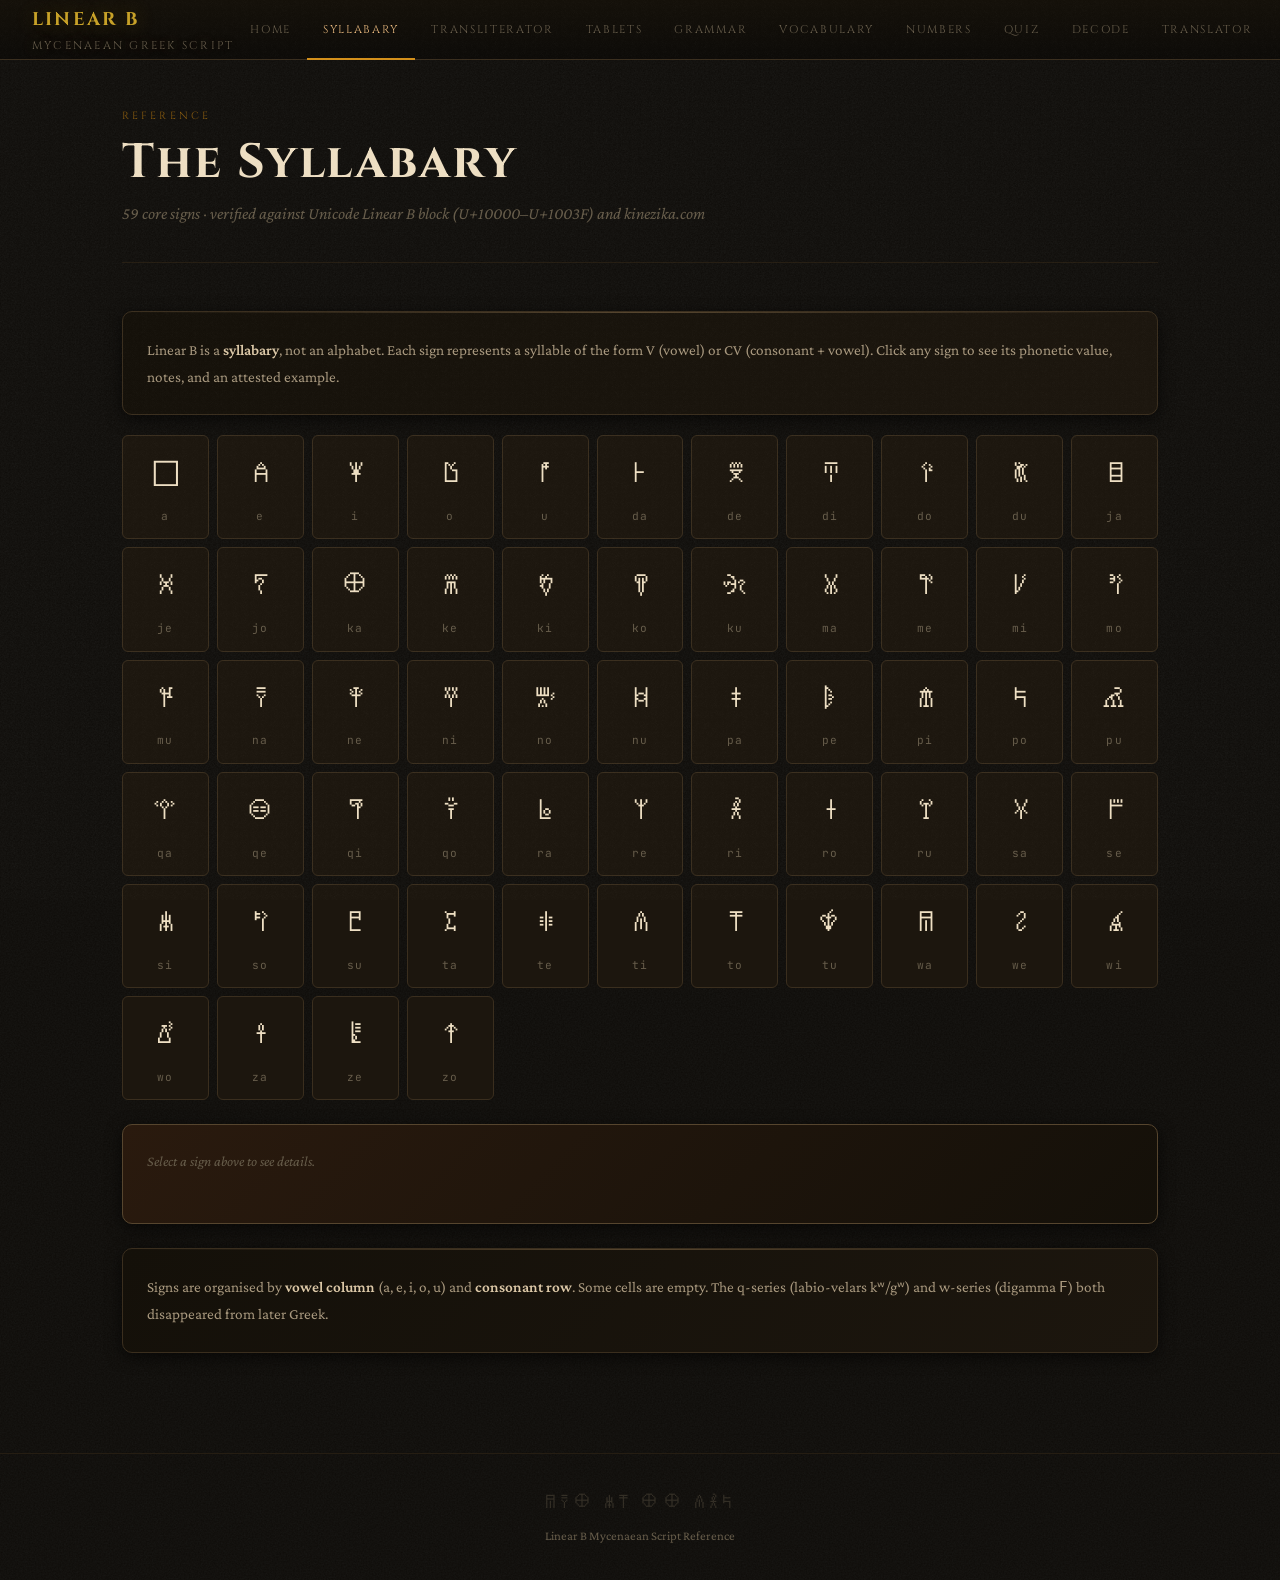
<file: pages/syllabary.html>
<!DOCTYPE html>
<html lang="en">
<head>
<meta charset="UTF-8"><meta name="viewport" content="width=device-width, initial-scale=1.0">
<title>Syllabary — Linear B</title>
<link rel="stylesheet" href="../css/style.css">
</head>
<body>
<nav class="nav"></nav>
<main class="page">
  <div class="page-hero">
    <div class="section-title" id="pg-eyebrow">Reference</div>
    <h1 id="pg-title">The Syllabary</h1>
    <p class="subtitle" id="pg-sub">59 core signs · verified against Unicode Linear B block (U+10000–U+1003F) and kinezika.com</p>
  </div>
  <div class="panel">
    <p id="pg-intro"></p>
  </div>
  <div class="syl-grid" id="syl-grid"></div>
  <div class="detail-box" id="detail-box">
    <div id="detail-placeholder" style="color:var(--ink-faint);font-style:italic;font-size:.9rem"></div>
  </div>
  <div class="mt3">
    <div class="panel">
      <p id="grid-note"></p>
    </div>
  </div>
</main>
<footer><span class="signs">𐀷𐀙𐀏 𐀯𐀵 𐀏𐀏 𐀴𐀪𐀡</span>Linear B Mycenaean Script Reference</footer>
<script src="../js/data.js"></script>
<script src="../js/nav.js"></script>
<script>
const STRINGS = {
  en:{title:'The Syllabary',sub:'59 core signs · verified against Unicode Linear B block (U+10000–U+1003F) and kinezika.com',
    intro:'Linear B is a <strong>syllabary</strong>, not an alphabet. Each sign represents a syllable of the form V (vowel) or CV (consonant + vowel). Click any sign to see its phonetic value, notes, and an attested example.',
    grid:'Signs are organised by <strong>vowel column</strong> (a, e, i, o, u) and <strong>consonant row</strong>. Some cells are empty. The q-series (labio-velars kʷ/gʷ) and w-series (digamma Ϝ) both disappeared from later Greek.'},
  fr:{title:'Le Syllabaire',sub:'59 signes principaux · vérifiés sur le bloc Unicode Linéaire B (U+10000–U+1003F) et kinezika.com',
    intro:'Le Linéaire B est un <strong>syllabaire</strong>, pas un alphabet. Chaque signe représente une syllabe de la forme V (voyelle) ou CV (consonne + voyelle). Cliquez sur un signe pour voir sa valeur phonétique et un exemple attesté.',
    grid:'Les signes sont organisés par <strong>colonne de voyelle</strong> (a, e, i, o, u) et <strong>rangée de consonne</strong>. Certaines cellules sont vides. La série q (labio-vélaires kʷ/gʷ) et la série w (digamma Ϝ) ont disparu du grec classique.'},
  gr:{title:'Το Συλλαβάριο',sub:'59 βασικά σημεία · επαληθευμένα από το μπλοκ Unicode Γραμμικής Β (U+10000–U+1003F) και kinezika.com',
    intro:'Η Γραμμική Β είναι ένα <strong>συλλαβάριο</strong>, όχι αλφάβητο. Κάθε σημείο αντιπροσωπεύει μια συλλαβή της μορφής V (φωνήεν) ή CV (σύμφωνο + φωνήεν). Κάντε κλικ σε ένα σημείο για φωνητική τιμή και επικυρωμένο παράδειγμα.',
    grid:'Τα σημεία οργανώνονται κατά <strong>στήλη φωνήεντος</strong> (a, e, i, o, u) και <strong>σειρά συμφώνου</strong>. Μερικά κελιά είναι κενά. Η σειρά q (χειλοϋπερωικά kʷ/gʷ) και η σειρά w (δίγαμμα Ϝ) εξαφανίστηκαν από τα μεταγενέστερα ελληνικά.'},
};

document.addEventListener('DOMContentLoaded', () => {
  const s = STRINGS[LANG] || STRINGS.en;
  document.getElementById('pg-title').textContent = s.title;
  document.getElementById('pg-sub').textContent = s.sub;
  document.getElementById('pg-intro').innerHTML = s.intro;
  document.getElementById('grid-note').innerHTML = s.grid;
  document.getElementById('detail-placeholder').textContent = t('select_sign');

  const grid = document.getElementById('syl-grid');
  const box = document.getElementById('detail-box');
  let sel = null;

  SIGN_DETAILS.forEach(s => {
    const c = document.createElement('div');
    c.className = 'syl-card';
    c.innerHTML = `<span class="sign">${s.sign}</span><span class="val">${s.val}</span>`;
    c.addEventListener('click', () => {
      if (sel) sel.classList.remove('selected');
      c.classList.add('selected'); sel = c;
      box.innerHTML = `<div class="big-sign">${s.sign}</div><div>
        <div class="detail-val">${s.val}</div>
        <div class="detail-note">${tF(s.note)}</div>
        <div class="detail-ex">Example: <strong>${s.ex}</strong></div>
      </div>`;
    });
    grid.appendChild(c);
  });
});
</script>
</body>
</html>
</file>
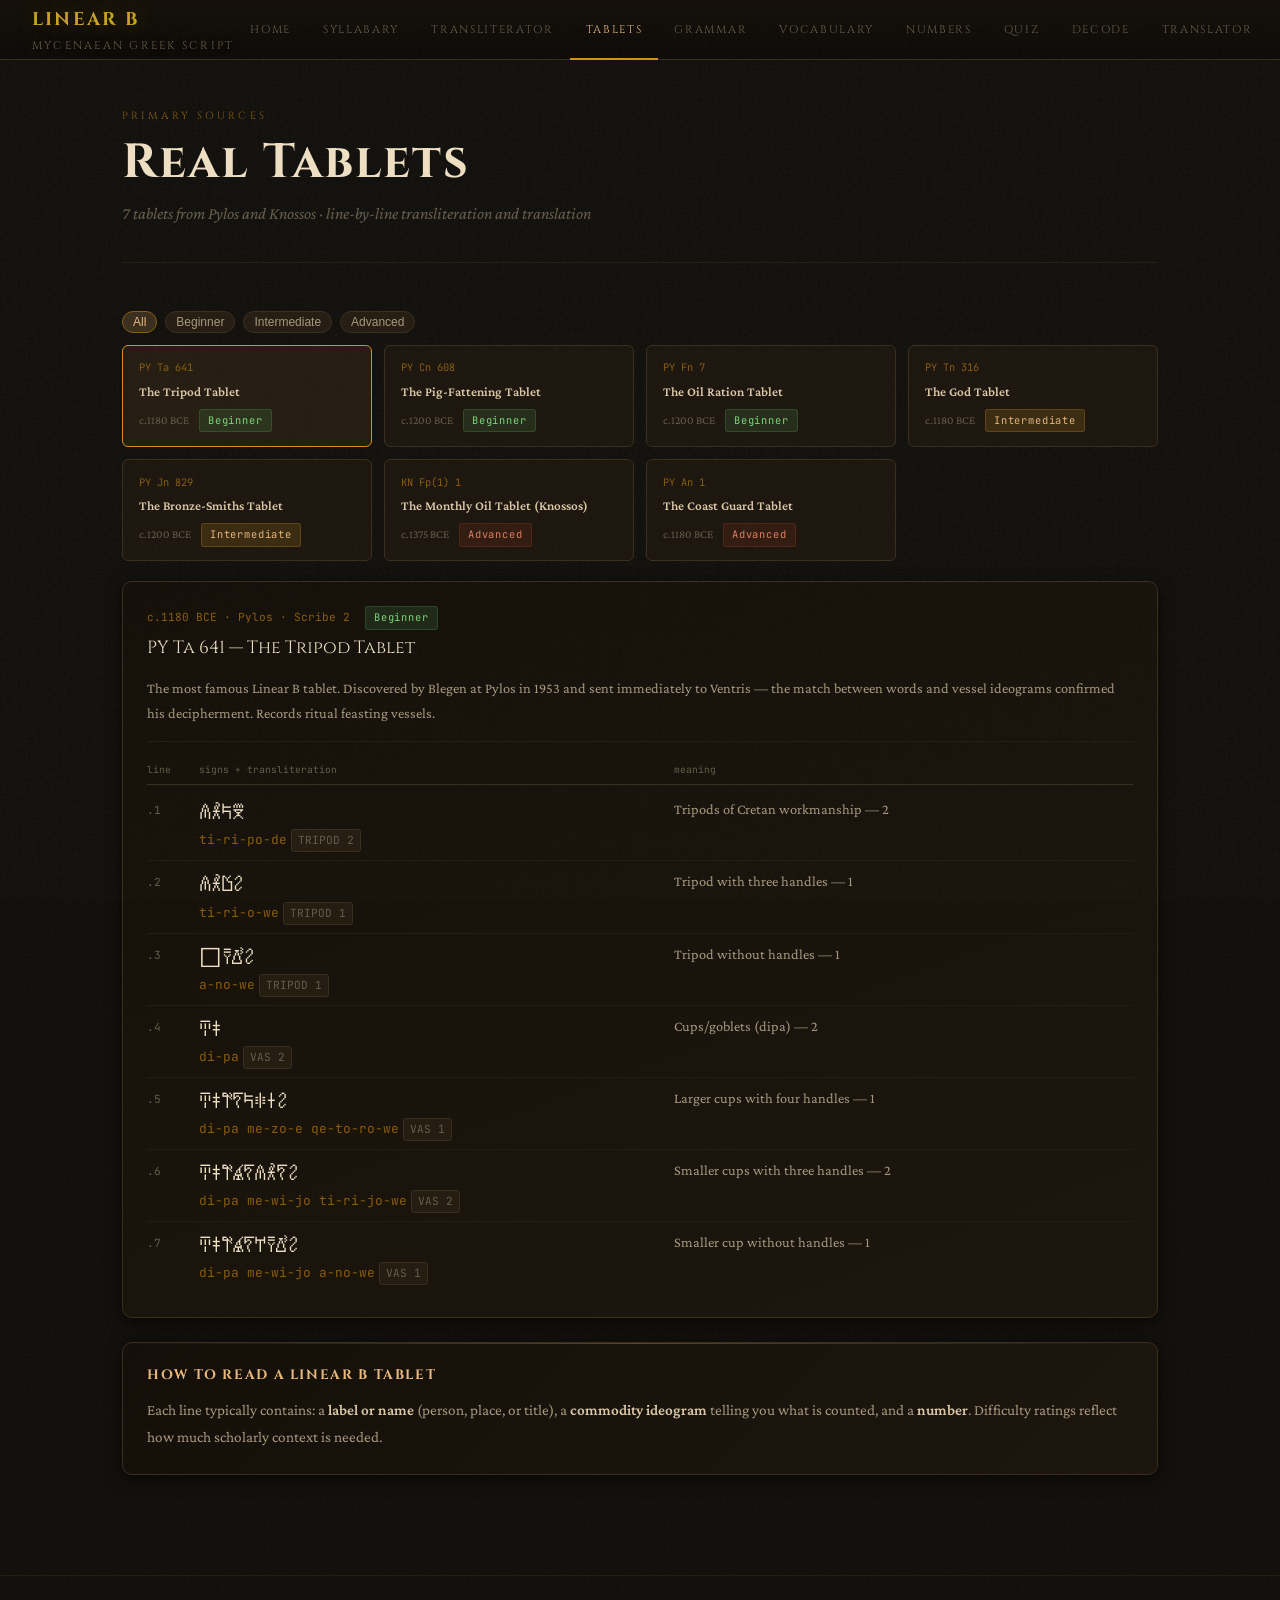
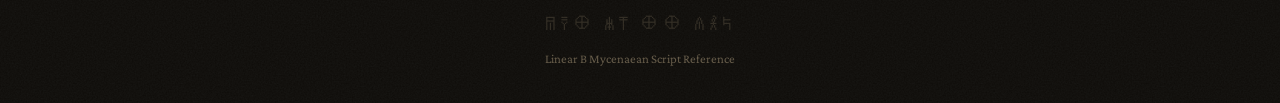
<file: pages/tablets.html>
<!DOCTYPE html>
<html lang="en">
<head>
<meta charset="UTF-8"><meta name="viewport" content="width=device-width, initial-scale=1.0">
<title>Tablets — Linear B</title>
<link rel="stylesheet" href="../css/style.css">
<style>
.diff-badge{display:inline-block;padding:2px 8px;border-radius:3px;font-size:.65rem;font-family:var(--font-mono);letter-spacing:.08em;margin-left:.5rem}
.diff-Beginner{background:rgba(74,138,74,.2);color:#7dd87d;border:1px solid rgba(74,138,74,.3)}
.diff-Intermediate{background:rgba(180,130,30,.2);color:var(--clay-light);border:1px solid rgba(180,130,30,.3)}
.diff-Advanced{background:rgba(139,58,30,.2);color:#e08060;border:1px solid rgba(139,58,30,.3)}
.tablet-grid{display:grid;grid-template-columns:repeat(auto-fill,minmax(200px,1fr));gap:.75rem;margin-bottom:1.25rem}
.tablet-thumb{background:var(--stone-850);border:1px solid var(--stone-700);border-radius:var(--radius-md);padding:.85rem 1rem;cursor:pointer;transition:all .2s}
.tablet-thumb:hover,.tablet-thumb.active{border-color:var(--amber-dim);background:var(--stone-800)}
.tablet-thumb.active{border-color:var(--amber)}
.tt-ref{font-family:var(--font-mono);font-size:.65rem;color:var(--amber-dim);margin-bottom:.25rem}
.tt-name{font-size:.82rem;font-weight:600;color:var(--stone-200);margin-bottom:.35rem}
.tt-date{font-size:.72rem;color:var(--ink-faint)}
</style>
</head>
<body>
<nav class="nav"></nav>
<main class="page">
  <div class="page-hero">
    <div class="section-title" id="pg-eyebrow">Primary Sources</div>
    <h1 id="pg-title">Real Tablets</h1>
    <p class="subtitle" id="pg-sub">7 tablets from Pylos and Knossos · line-by-line transliteration and translation</p>
  </div>
  <div style="display:flex;gap:.5rem;flex-wrap:wrap;margin-bottom:.75rem" id="diff-bar"></div>
  <div class="tablet-grid" id="tablet-thumbs"></div>
  <div class="tablet-panel" id="tablet-panel"></div>
  <div class="panel mt3" id="how-panel"></div>
</main>
<footer><span class="signs">𐀷𐀙𐀏 𐀯𐀵 𐀏𐀏 𐀴𐀪𐀡</span>Linear B Mycenaean Script Reference</footer>
<script src="../js/data.js"></script>
<script src="../js/nav.js"></script>
<script>
const DIFF_LABELS = {
  en:{All:'All',Beginner:'Beginner',Intermediate:'Intermediate',Advanced:'Advanced',
    how:'<h3>How to read a Linear B tablet</h3><p>Each line typically contains: a <strong>label or name</strong> (person, place, or title), a <strong>commodity ideogram</strong> telling you what is counted, and a <strong>number</strong>. Difficulty ratings reflect how much scholarly context is needed.</p>'},
  fr:{All:'Tous',Beginner:'Débutant',Intermediate:'Intermédiaire',Advanced:'Avancé',
    how:'<h3>Comment lire une tablette en Linéaire B</h3><p>Chaque ligne contient généralement : un <strong>label ou nom</strong>, un <strong>idéogramme de marchandise</strong> indiquant ce qui est compté, et un <strong>nombre</strong>.</p>'},
  gr:{All:'Όλα',Beginner:'Αρχάριος',Intermediate:'Ενδιάμεσο',Advanced:'Προχωρημένο',
    how:'<h3>Πώς να διαβάσετε μια πινακίδα Γραμμικής Β</h3><p>Κάθε γραμμή περιέχει συνήθως: μια <strong>ετικέτα ή όνομα</strong>, ένα <strong>ιδεόγραμμα εμπορεύματος</strong> που δηλώνει τι μετριέται, και έναν <strong>αριθμό</strong>.</p>'},
};

const ORDER = ['ta641','cn608','fn7','tn316','jn829','kn_fp1','py_an1'];
let activeDiff = 'All', activeKey = null;
const dl = DIFF_LABELS[LANG] || DIFF_LABELS.en;

document.addEventListener('DOMContentLoaded', () => {
  document.getElementById('how-panel').innerHTML = dl.how;

  // Difficulty filter
  const bar = document.getElementById('diff-bar');
  ['All','Beginner','Intermediate','Advanced'].forEach(d => {
    const b = document.createElement('button');
    b.className = 'chip' + (d === 'All' ? ' active' : '');
    b.textContent = dl[d];
    b.addEventListener('click', () => {
      activeDiff = d; activeKey = null;
      document.querySelectorAll('#diff-bar .chip').forEach(x => x.classList.remove('active'));
      b.classList.add('active');
      buildThumbs();
      document.getElementById('tablet-panel').innerHTML = '';
    });
    bar.appendChild(b);
  });

  buildThumbs();
  showTablet('ta641');
});

function buildThumbs() {
  const cont = document.getElementById('tablet-thumbs');
  cont.innerHTML = '';
  ORDER.forEach(key => {
    const T = TABLETS[key];
    if (activeDiff !== 'All' && T.difficulty !== activeDiff) return;
    const d = document.createElement('div');
    d.className = 'tablet-thumb' + (activeKey === key ? ' active' : '');
    d.innerHTML = `<div class="tt-ref">${T.ref}</div>
      <div class="tt-name">${tF(T.name)}</div>
      <div class="tt-date">${T.date.split('·')[0].trim()}
        <span class="diff-badge diff-${T.difficulty}">${dl[T.difficulty]||T.difficulty}</span>
      </div>`;
    d.addEventListener('click', () => showTablet(key));
    cont.appendChild(d);
  });
}

function showTablet(key) {
  activeKey = key;
  buildThumbs();
  const T = TABLETS[key];
  const lines = T.lines.map(l => `
    <div class="tablet-line">
      <span class="t-num">${l.n}</span>
      <div>
        <div class="t-signs">${l.signs}</div>
        <div class="t-translit">${l.translit}${l.ideogram ? `<span class="t-ideogram">${l.ideogram}</span>` : ''}</div>
      </div>
      <div class="t-meaning">${tF(l.meaning)}</div>
    </div>`).join('');
  document.getElementById('tablet-panel').innerHTML = `
    <div class="tablet-meta">${T.date} <span class="diff-badge diff-${T.difficulty}">${dl[T.difficulty]||T.difficulty}</span></div>
    <div class="tablet-title">${T.ref} — ${tF(T.name)}</div>
    <div class="tablet-desc">${tF(T.desc)}</div>
    <div style="display:grid;grid-template-columns:36px 1fr 1fr;gap:0 16px;padding-bottom:6px;border-bottom:1px solid var(--stone-700);margin-bottom:4px">
      <span style="font-size:.6rem;color:var(--ink-faint);font-family:var(--font-mono)">line</span>
      <span style="font-size:.6rem;color:var(--ink-faint);font-family:var(--font-mono)">signs + transliteration</span>
      <span style="font-size:.6rem;color:var(--ink-faint);font-family:var(--font-mono)">meaning</span>
    </div>${lines}`;
}
</script>
</body>
</html>
</file>
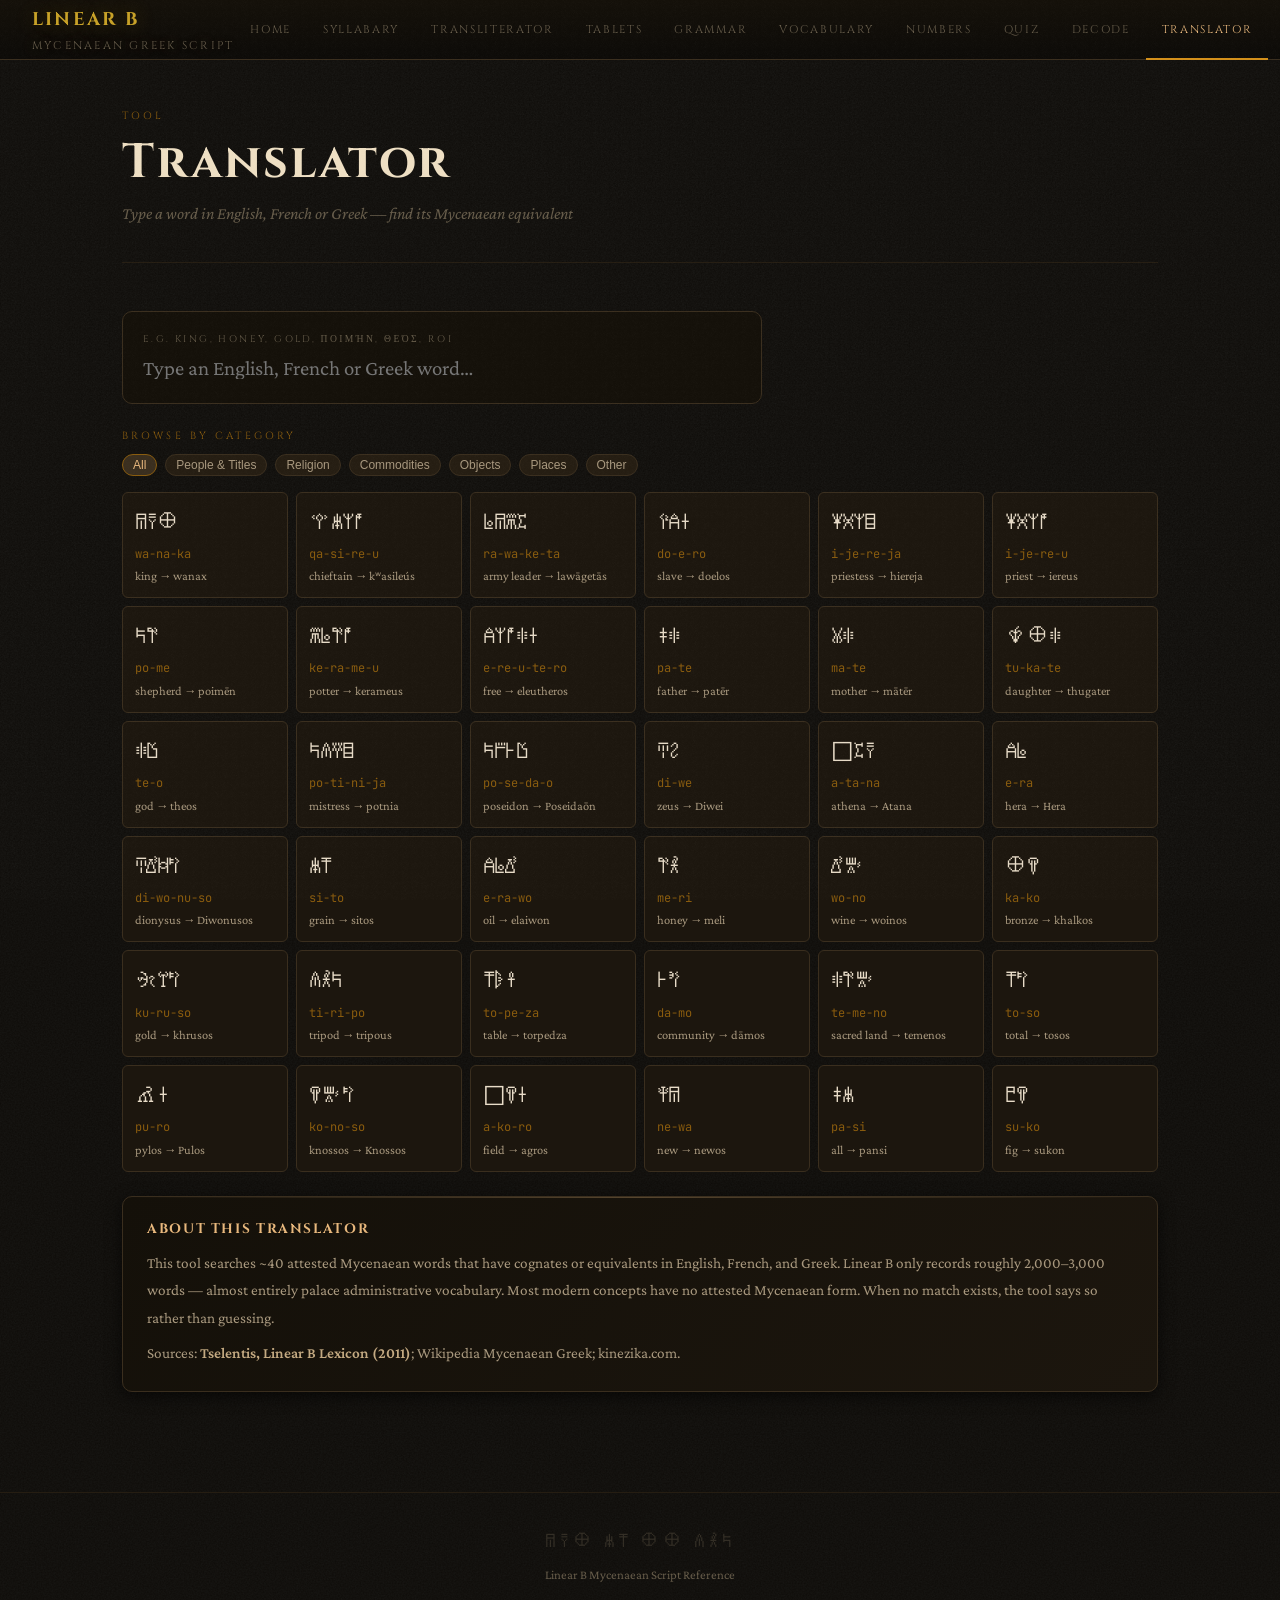
<file: pages/translator.html>
<!DOCTYPE html>
<html lang="en">
<head>
<meta charset="UTF-8"><meta name="viewport" content="width=device-width, initial-scale=1.0">
<title>Translator — Linear B</title>
<link rel="stylesheet" href="../css/style.css">
<style>
.tr-wrap{max-width:640px}
.tr-input-box{background:var(--stone-900);border:1px solid var(--stone-700);border-radius:var(--radius-lg);padding:1.25rem;margin-bottom:1rem;transition:border-color .2s}
.tr-input-box:focus-within{border-color:var(--amber-dim)}
.tr-input-box label{font-family:var(--font-display);font-size:.6rem;letter-spacing:.25em;text-transform:uppercase;color:var(--ink-faint);display:block;margin-bottom:.5rem}
.tr-input{width:100%;background:transparent;border:none;outline:none;font-family:var(--font-body);font-size:1.3rem;color:var(--stone-100);caret-color:var(--amber)}
.tr-result{background:linear-gradient(135deg,var(--clay-dark),var(--stone-900));border:1px solid var(--amber-dim);border-radius:var(--radius-lg);padding:1.5rem;display:none;animation:fadeIn .3s ease}
.tr-result.show{display:block}
@keyframes fadeIn{from{opacity:0;transform:translateY(4px)}to{opacity:1;transform:translateY(0)}}
.tr-signs-big{font-size:4rem;letter-spacing:6px;color:var(--stone-50);margin-bottom:.75rem;text-shadow:0 0 30px rgba(239,224,196,.15)}
.tr-myc{font-size:1rem;font-family:var(--font-mono);color:var(--amber);margin-bottom:.25rem}
.tr-meaning{font-size:.95rem;color:var(--ink-dim);margin-bottom:.5rem}
.tr-note{font-size:.85rem;color:var(--ink-faint);line-height:1.7;border-top:1px solid var(--stone-800);padding-top:.75rem;margin-top:.75rem}
.tr-chips{display:flex;gap:6px;flex-wrap:wrap;margin:.75rem 0}
.tr-none{background:var(--stone-900);border:1px solid var(--stone-700);border-radius:var(--radius-lg);padding:1.25rem;display:none}
.tr-none.show{display:block}
.browse-grid{display:grid;grid-template-columns:repeat(auto-fill,minmax(160px,1fr));gap:8px;margin-top:1rem}
.browse-card{background:var(--stone-850);border:1px solid var(--stone-700);border-radius:var(--radius-md);padding:10px 12px;cursor:pointer;transition:all .2s}
.browse-card:hover{border-color:var(--amber-dim);background:var(--stone-800)}
.bc-signs{font-size:1.4rem;margin-bottom:3px}
.bc-en{font-size:.75rem;font-family:var(--font-mono);color:var(--amber-dim);margin-bottom:2px}
.bc-meaning{font-size:.78rem;color:var(--ink-dim)}
.cat-filter{display:flex;gap:.5rem;flex-wrap:wrap;margin-bottom:.75rem}
</style>
</head>
<body>
<nav class="nav"></nav>
<main class="page">
  <div class="page-hero">
    <div class="section-title">Tool</div>
    <h1 id="pg-title">Translator</h1>
    <p class="subtitle" id="pg-sub">Type a word in English, French or Greek — find its Mycenaean equivalent</p>
  </div>

  <div class="tr-wrap">
    <div class="tr-input-box">
      <label id="tr-label"></label>
      <input class="tr-input" id="tr-in" type="text" autocomplete="off" spellcheck="false" oninput="doSearch(this.value)" placeholder="">
    </div>

    <div class="tr-result" id="tr-result">
      <div class="tr-signs-big" id="tr-signs"></div>
      <div class="tr-myc" id="tr-myc"></div>
      <div class="tr-meaning" id="tr-meaning"></div>
      <div class="tr-chips" id="tr-chips"></div>
      <div class="tr-note" id="tr-note"></div>
    </div>

    <div class="tr-none" id="tr-none">
      <p style="color:var(--ink-faint);font-size:.9rem" id="tr-none-msg"></p>
      <p style="color:var(--ink-faint);font-size:.82rem;margin-top:.5rem;font-style:italic" id="tr-none-note"></p>
    </div>
  </div>

  <div class="mt3">
    <div class="section-title" id="browse-title">Browse by Category</div>
    <div class="cat-filter" id="cat-filter"></div>
    <div class="browse-grid" id="browse-grid"></div>
  </div>

  <div class="panel mt3" id="about-panel"></div>
</main>
<footer><span class="signs">𐀷𐀙𐀏 𐀯𐀵 𐀏𐀏 𐀴𐀪𐀡</span>Linear B Mycenaean Script Reference</footer>
<script src="../js/data.js"></script>
<script src="../js/nav.js"></script>
<script>
const STRINGS = {
  en:{
    title:'Translator',sub:'Type a word in English, French or Greek — find its Mycenaean equivalent',
    browseTitle:'Browse by Category',
    about:`<h3>About this translator</h3>
      <p>This tool searches ~40 attested Mycenaean words that have cognates or equivalents in English, French, and Greek.
      Linear B only records roughly 2,000–3,000 words — almost entirely palace administrative vocabulary.
      Most modern concepts have no attested Mycenaean form. When no match exists, the tool says so rather than guessing.</p>
      <p style="margin-top:.5rem">Sources: <strong style="color:var(--stone-300)">Tselentis, Linear B Lexicon (2011)</strong>; Wikipedia Mycenaean Greek; kinezika.com.</p>`,
    cats:{All:'All','People & Titles':'People & Titles',Religion:'Religion',Commodities:'Commodities',Objects:'Objects',Places:'Places',Other:'Other'},
  },
  fr:{
    title:'Traducteur',sub:'Tapez un mot en anglais, français ou grec — trouvez son équivalent mycénien',
    browseTitle:'Parcourir par catégorie',
    about:`<h3>À propos de ce traducteur</h3>
      <p>Cet outil recherche ~40 mots mycéniens attestés ayant des cognats en anglais, français et grec.
      Le Linéaire B ne contient que ~2 000–3 000 mots — presque entièrement du vocabulaire administratif palatial.
      La plupart des concepts modernes n'ont pas de forme mycénienne attestée.</p>
      <p style="margin-top:.5rem">Sources : <strong style="color:var(--stone-300)">Tselentis, Linear B Lexicon (2011)</strong> ; Wikipedia Greek mycénien ; kinezika.com.</p>`,
    cats:{All:'Tous','People & Titles':'Personnes & Titres',Religion:'Religion',Commodities:'Marchandises',Objects:'Objets',Places:'Lieux',Other:'Autre'},
  },
  gr:{
    title:'Μεταφραστής',sub:'Πληκτρολογήστε λέξη στα αγγλικά, γαλλικά ή ελληνικά — βρείτε το μυκηναϊκό ισοδύναμο',
    browseTitle:'Περιήγηση ανά κατηγορία',
    about:`<h3>Σχετικά με τον μεταφραστή</h3>
      <p>Αυτό το εργαλείο αναζητά ~40 επικυρωμένες Μυκηναϊκές λέξεις που έχουν συγγενείς λέξεις στα αγγλικά, γαλλικά και ελληνικά.
      Η Γραμμική Β καταγράφει μόνο ~2.000–3.000 λέξεις — σχεδόν αποκλειστικά διοικητικό λεξιλόγιο ανακτόρων.
      Τα περισσότερα σύγχρονα νοήματα δεν έχουν επικυρωμένη Μυκηναϊκή μορφή. Όταν δεν βρεθεί αντιστοιχία, το εργαλείο το δηλώνει αντί να υποθέτει.</p>
      <p style="margin-top:.5rem">Πηγές: <strong style="color:var(--stone-300)">Tselentis, Linear B Lexicon (2011)</strong>· Wikipedia Μυκηναϊκά Ελληνικά· kinezika.com.</p>`,
    cats:{All:'Όλα','People & Titles':'Άνθρωποι & Τίτλοι',Religion:'Θρησκεία',Commodities:'Εμπορεύματα',Objects:'Αντικείμενα',Places:'Τόποι',Other:'Άλλα'},
  },
};

const S = STRINGS[LANG] || STRINGS.en;

// Category assignment
function getCat(entry) {
  const e = entry.en[0];
  if (['king','chieftain','army leader','slave','priestess','priest','shepherd','potter','free','father','mother','daughter','son','woman'].includes(e)) return 'People & Titles';
  if (['god','mistress','poseidon','zeus','athena','hera','dionysus','sacred land'].includes(e)) return 'Religion';
  if (['grain','oil','honey','wine','fig','bronze','gold','wool'].includes(e)) return 'Commodities';
  if (['tripod','sword','helmet','table'].includes(e)) return 'Objects';
  if (['pylos','knossos'].includes(e)) return 'Places';
  return 'Other';
}

let activeCat = 'All';

document.addEventListener('DOMContentLoaded', () => {
  document.getElementById('pg-title').textContent = S.title;
  document.getElementById('pg-sub').textContent = S.sub;
  document.getElementById('browse-title').textContent = S.browseTitle;
  document.getElementById('about-panel').innerHTML = S.about;
  document.getElementById('tr-label').textContent = t('translate_hint');
  document.getElementById('tr-in').placeholder = t('translate_placeholder');
  document.getElementById('tr-none-msg').textContent = t('no_translation');
  document.getElementById('tr-none-note').textContent = t('no_translation_note');
  buildCatFilter();
  buildBrowse();
});

function doSearch(v) {
  const res = document.getElementById('tr-result');
  const none = document.getElementById('tr-none');
  res.classList.remove('show');
  none.classList.remove('show');
  if (!v.trim()) return;

  const match = lookupTranslation(v);
  if (match) {
    const sylls = match.myc.split('-');
    document.getElementById('tr-signs').textContent = sylls.map(s => SIGNS[s] || '?').join('');
    document.getElementById('tr-myc').textContent = match.myc;
    document.getElementById('tr-meaning').textContent = tF(match.meaning);
    document.getElementById('tr-chips').innerHTML = sylls.map(s =>
      `<div class="syl-chip-detail"><span class="cs">${SIGNS[s] || '?'}</span><span class="cv">${s}</span></div>`
    ).join('');
    document.getElementById('tr-note').innerHTML = tF(match.note);
    res.classList.add('show');
  } else {
    none.classList.add('show');
  }
}

function buildCatFilter() {
  const bar = document.getElementById('cat-filter');
  Object.keys(S.cats).forEach(c => {
    const b = document.createElement('button');
    b.className = 'chip' + (c === 'All' ? ' active' : '');
    b.textContent = S.cats[c];
    b.addEventListener('click', () => {
      activeCat = c;
      document.querySelectorAll('.cat-filter .chip').forEach(x => x.classList.remove('active'));
      b.classList.add('active');
      buildBrowse();
    });
    bar.appendChild(b);
  });
}

function buildBrowse() {
  const grid = document.getElementById('browse-grid');
  const filtered = activeCat === 'All'
    ? TRANSLATION_DICT
    : TRANSLATION_DICT.filter(e => getCat(e) === activeCat);

  grid.innerHTML = filtered.map(e => {
    const sylls = e.myc.split('-');
    const signs = sylls.map(s => SIGNS[s] || '?').join('');
    // Show label in active language
    const label = LANG === 'fr' && e.fr ? e.fr[0]
                : LANG === 'gr' && e.gr ? e.gr[0]
                : e.en[0];
    const meaning = tF(e.meaning).split('(')[0].trim();
    return `<div class="browse-card" onclick="fillSearch('${e.en[0]}')">
      <div class="bc-signs">${signs}</div>
      <div class="bc-en">${e.myc}</div>
      <div class="bc-meaning">${label} → ${meaning}</div>
    </div>`;
  }).join('');
}

function fillSearch(val) {
  document.getElementById('tr-in').value = val;
  doSearch(val);
  window.scrollTo({ top: 0, behavior: 'smooth' });
}
</script>
</body>
</html>
</file>
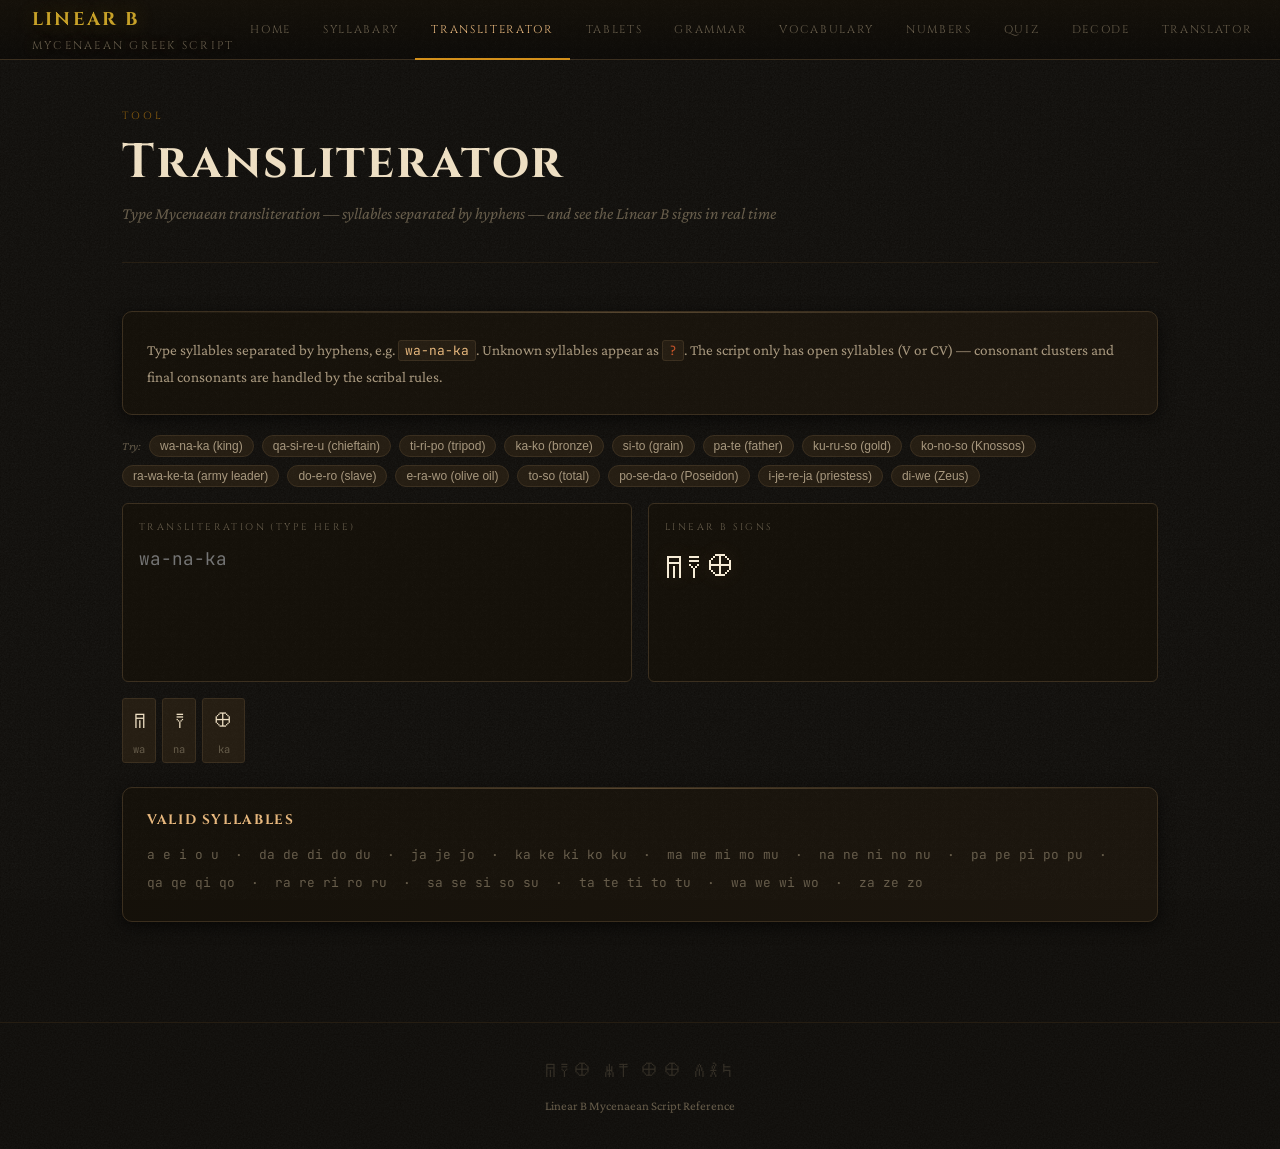
<file: pages/transliterator.html>
<!DOCTYPE html>
<html lang="en">
<head>
<meta charset="UTF-8"><meta name="viewport" content="width=device-width, initial-scale=1.0">
<title>Transliterator — Linear B</title>
<link rel="stylesheet" href="../css/style.css">
</head>
<body>
<nav class="nav"></nav>
<main class="page">
  <div class="page-hero">
    <div class="section-title">Tool</div>
    <h1>Transliterator</h1>
    <p class="subtitle">Type Mycenaean transliteration — syllables separated by hyphens — and see the Linear B signs in real time</p>
  </div>
  <div class="panel">
    <p>Type syllables separated by hyphens, e.g. <code>wa-na-ka</code>. Unknown syllables appear as <code style="color:var(--rust-bright)">?</code>. The script only has open syllables (V or CV) — consonant clusters and final consonants are handled by the scribal rules.</p>
  </div>
  <div style="display:flex;gap:.5rem;flex-wrap:wrap;margin-bottom:1rem" id="chips-row">
    <span style="font-size:.75rem;color:var(--ink-faint);align-self:center;font-style:italic" id="try-label">Try:</span>
  </div>
  <div class="translit-grid">
    <div class="translit-in-box">
      <label>Transliteration (type here)</label>
      <textarea class="translit-input" id="tin" rows="4" placeholder="wa-na-ka" oninput="doT(this.value)"></textarea>
    </div>
    <div class="translit-out-box">
      <label>Linear B Signs</label>
      <div class="signs-output" id="tout">𐀷𐀙𐀏</div>
    </div>
  </div>
  <div class="breakdown-row" id="breakdown"></div>
  <div class="panel mt3">
    <h3>Valid syllables</h3>
    <p style="font-family:var(--font-mono);font-size:.8rem;color:var(--ink-faint);line-height:2.2">
      a e i o u &nbsp;·&nbsp; da de di do du &nbsp;·&nbsp; ja je jo &nbsp;·&nbsp; ka ke ki ko ku &nbsp;·&nbsp;
      ma me mi mo mu &nbsp;·&nbsp; na ne ni no nu &nbsp;·&nbsp; pa pe pi po pu &nbsp;·&nbsp;
      qa qe qi qo &nbsp;·&nbsp; ra re ri ro ru &nbsp;·&nbsp; sa se si so su &nbsp;·&nbsp;
      ta te ti to tu &nbsp;·&nbsp; wa we wi wo &nbsp;·&nbsp; za ze zo
    </p>
  </div>
</main>
<footer><span class="signs">𐀷𐀙𐀏 𐀯𐀵 𐀏𐀏 𐀴𐀪𐀡</span>Linear B Mycenaean Script Reference</footer>
<script src="../js/data.js"></script>
<script src="../js/nav.js"></script>
<script>
const EXAMPLES=[
  ['wa-na-ka','king'],['qa-si-re-u','chieftain'],['ti-ri-po','tripod'],
  ['ka-ko','bronze'],['si-to','grain'],['pa-te','father'],
  ['ku-ru-so','gold'],['ko-no-so','Knossos'],['ra-wa-ke-ta','army leader'],
  ['do-e-ro','slave'],['e-ra-wo','olive oil'],['to-so','total'],
  ['po-se-da-o','Poseidon'],['i-je-re-ja','priestess'],['di-we','Zeus'],
];
document.addEventListener('DOMContentLoaded',()=>{
  const row=document.getElementById('chips-row');
  EXAMPLES.forEach(([syl,gloss])=>{
    const b=document.createElement('button');
    b.className='chip'; b.textContent=`${syl} (${gloss})`;
    b.addEventListener('click',()=>{document.getElementById('tin').value=syl;doT(syl);});
    row.appendChild(b);
  });
  doT('wa-na-ka');
});
function doT(v){
  const parts=v.toLowerCase().trim().split('-').filter(Boolean);
  let out='',chips=[];
  parts.forEach(p=>{
    if(SIGNS[p]){out+=SIGNS[p];chips.push(`<div class="syl-chip-detail"><span class="cs">${SIGNS[p]}</span><span class="cv">${p}</span></div>`);}
    else if(p){out+='?';chips.push(`<div class="syl-chip-detail unknown"><span class="cs">?</span><span class="cv">${p}</span></div>`);}
  });
  document.getElementById('tout').textContent=out||'—';
  document.getElementById('breakdown').innerHTML=chips.join('');
}
</script>
</body>
</html>
</file>
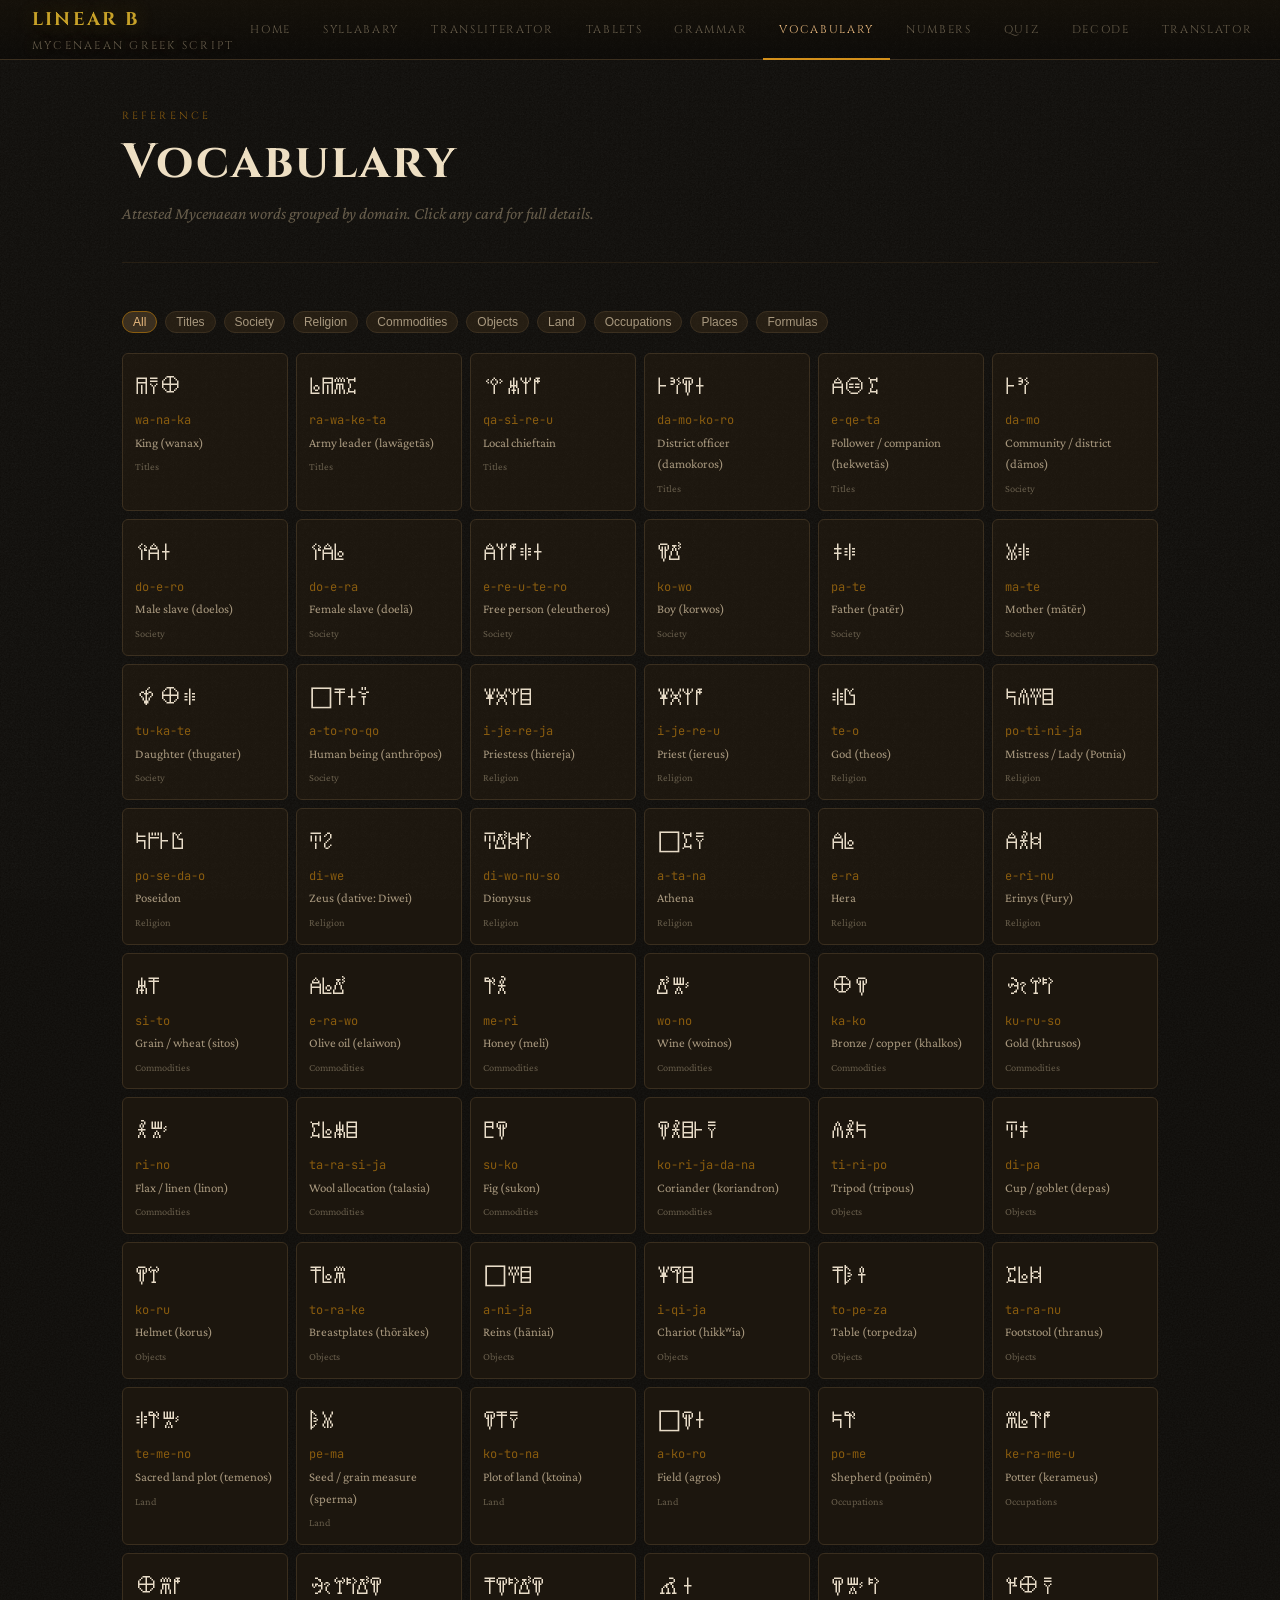
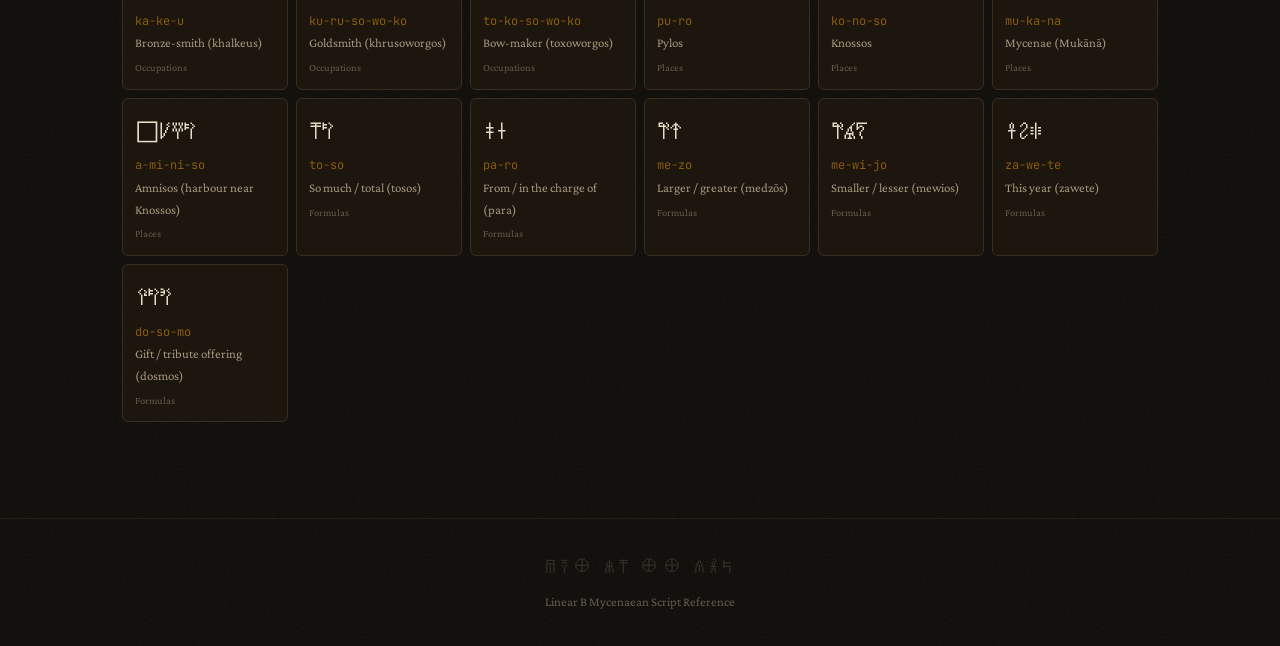
<file: pages/vocabulary.html>
<!DOCTYPE html>
<html lang="en">
<head>
<meta charset="UTF-8"><meta name="viewport" content="width=device-width, initial-scale=1.0">
<title>Vocabulary — Linear B</title>
<link rel="stylesheet" href="../css/style.css">
</head>
<body>
<nav class="nav"></nav>
<main class="page">
  <div class="page-hero">
    <div class="section-title">Reference</div>
    <h1 id="pg-title">Vocabulary</h1>
    <p class="subtitle" id="pg-sub">Attested Mycenaean words grouped by domain. Click any card for full details.</p>
  </div>
  <div style="display:flex;gap:.5rem;flex-wrap:wrap;margin-bottom:1.25rem" id="vf-bar"></div>
  <div class="vocab-grid" id="vocab-grid"></div>
  <div class="vocab-detail" id="vocab-detail"></div>
</main>
<footer><span class="signs">𐀷𐀙𐀏 𐀯𐀵 𐀏𐀏 𐀴𐀪𐀡</span>Linear B Mycenaean Script Reference</footer>
<script src="../js/data.js"></script>
<script src="../js/nav.js"></script>
<script>
const STRINGS = {
  en:{title:'Vocabulary',sub:'Attested Mycenaean words grouped by domain. Click any card for full details.'},
  fr:{title:'Vocabulaire',sub:'Mots mycéniens attestés groupés par domaine. Cliquez sur une carte pour les détails.'},
  gr:{title:'Λεξιλόγιο',sub:'Επικυρωμένες Μυκηναϊκές λέξεις ανά θεματική. Κάντε κλικ για λεπτομέρειες.'},
};

// Get unique domain keys from VOCAB (the English domain values as keys)
// Then look up translated label via I18N domain_ keys
function getDomainLabel(domainObj) {
  const en = typeof domainObj === 'string' ? domainObj : domainObj.en;
  return t('domain_' + en) || en;
}

function getEnDomain(v) {
  return typeof v.domain === 'string' ? v.domain : v.domain.en;
}

let activeF = 'All';
const uniqueDomains = ['All', ...new Set(VOCAB.map(v => getEnDomain(v)))];

document.addEventListener('DOMContentLoaded', () => {
  const s = STRINGS[LANG] || STRINGS.en;
  document.getElementById('pg-title').textContent = s.title;
  document.getElementById('pg-sub').textContent = s.sub;
  buildFilter();
  renderGrid();
});

function buildFilter() {
  document.getElementById('vf-bar').innerHTML = uniqueDomains.map(d =>
    `<button class="chip${d === 'All' ? ' active' : ''}" onclick="filterV('${d}',this)">
      ${d === 'All' ? t('all') : t('domain_' + d)}
    </button>`
  ).join('');
}

function filterV(d, btn) {
  activeF = d;
  document.querySelectorAll('#vf-bar .chip').forEach(b => b.classList.remove('active'));
  btn.classList.add('active');
  renderGrid();
  const det = document.getElementById('vocab-detail');
  det.classList.remove('show'); det.innerHTML = '';
}

function renderGrid() {
  const filtered = activeF === 'All' ? VOCAB : VOCAB.filter(v => getEnDomain(v) === activeF);
  document.getElementById('vocab-grid').innerHTML = filtered.map(v => `
    <div class="vocab-card" onclick="showDet(${VOCAB.indexOf(v)})">
      <div class="vc-signs">${v.sylls.map(s => SIGNS[s] || '?').join('')}</div>
      <div class="vc-trans">${v.translit}</div>
      <div class="vc-mean">${tF(v.meaning)}</div>
      <div class="vc-dom">${getDomainLabel(v.domain)}</div>
    </div>`).join('');
}

function showDet(i) {
  const v = VOCAB[i];
  const chips = v.sylls.map(s =>
    `<div class="syl-chip-detail"><span class="cs">${SIGNS[s] || '?'}</span><span class="cv">${s}</span></div>`
  ).join('');
  const det = document.getElementById('vocab-detail');
  det.classList.add('show');
  det.innerHTML = `
    <div style="display:flex;align-items:center;gap:1.25rem;flex-wrap:wrap;margin-bottom:.75rem">
      <span style="font-size:3rem;line-height:1">${v.sylls.map(s => SIGNS[s] || '?').join('')}</span>
      <div>
        <div style="font-size:1.1rem;font-weight:600;color:var(--stone-100)">${v.translit}</div>
        <div style="font-size:.95rem;color:var(--ink-dim)">${tF(v.meaning)}</div>
        <div style="font-size:.8rem;color:var(--ink-faint);font-style:italic">${v.classical}</div>
      </div>
    </div>
    <p style="font-size:.9rem;margin-bottom:.75rem">${tF(v.detail)}</p>
    <div class="breakdown-row">${chips}</div>`;
  det.scrollIntoView({ behavior: 'smooth', block: 'nearest' });
}
</script>
</body>
</html>
</file>
<file: css/style.css>
@import url('https://fonts.googleapis.com/css2?family=Cinzel:wght@400;500;600;700&family=Crimson+Pro:ital,wght@0,300;0,400;0,600;1,300;1,400&family=JetBrains+Mono:wght@300;400&display=swap');

/* ═══════════════════════════════════════
   TOKENS
═══════════════════════════════════════ */
:root {
  --stone-950: #0d0b08;
  --stone-900: #141009;
  --stone-850: #1c160e;
  --stone-800: #251d12;
  --stone-700: #3a2e1e;
  --stone-600: #56452e;
  --stone-500: #7a6448;
  --stone-400: #a08862;
  --stone-300: #c4aa82;
  --stone-200: #ddc9a8;
  --stone-100: #efe0c4;
  --stone-50:  #f7edd8;

  --clay-dark: #2a1a0e;
  --clay-mid:  #8b5e3c;
  --clay-warm: #c4854a;
  --clay-light:#e8b87d;

  --amber:     #d4901a;
  --amber-dim: #8a5c0e;
  --gold:      #c9a227;
  --gold-dim:  #7a6010;
  --rust:      #8b3a1e;
  --rust-bright:#c45228;

  --ink:       #e8dcc8;
  --ink-dim:   #a8987e;
  --ink-faint: #665c4a;

  --font-display: 'Cinzel', serif;
  --font-body:    'Crimson Pro', Georgia, serif;
  --font-mono:    'JetBrains Mono', monospace;

  --nav-h: 60px;
  --radius-sm: 3px;
  --radius-md: 6px;
  --radius-lg: 10px;

  --shadow-sm: 0 1px 3px rgba(0,0,0,.5);
  --shadow-md: 0 4px 16px rgba(0,0,0,.6);
  --shadow-lg: 0 8px 32px rgba(0,0,0,.7);
  --shadow-inner: inset 0 1px 4px rgba(0,0,0,.5);
}

/* ═══════════════════════════════════════
   RESET + BASE
═══════════════════════════════════════ */
*, *::before, *::after { box-sizing: border-box; margin: 0; padding: 0; }

html { scroll-behavior: smooth; }

body {
  background-color: var(--stone-950);
  background-image:
    url("data:image/svg+xml,%3Csvg xmlns='http://www.w3.org/2000/svg' width='400' height='400'%3E%3Cfilter id='n'%3E%3CfeTurbulence type='fractalNoise' baseFrequency='0.65' numOctaves='3' stitchTiles='stitch'/%3E%3CfeColorMatrix type='saturate' values='0'/%3E%3C/filter%3E%3Crect width='400' height='400' filter='url(%23n)' opacity='0.06'/%3E%3C/svg%3E");
  color: var(--ink);
  font-family: var(--font-body);
  font-size: 16px;
  line-height: 1.7;
  min-height: 100vh;
}

h1, h2, h3, h4, h5 {
  font-family: var(--font-display);
  letter-spacing: 0.04em;
  line-height: 1.2;
  color: var(--stone-100);
}

a { color: var(--clay-light); text-decoration: none; transition: color .2s; }
a:hover { color: var(--stone-50); }

p { color: var(--ink-dim); line-height: 1.8; }

strong { color: var(--stone-200); font-weight: 600; }

code, .mono {
  font-family: var(--font-mono);
  font-size: .85em;
  background: var(--stone-800);
  border: 1px solid var(--stone-700);
  border-radius: var(--radius-sm);
  padding: 1px 6px;
  color: var(--clay-light);
}

/* ═══════════════════════════════════════
   GRAIN OVERLAY
═══════════════════════════════════════ */
body::before {
  content: '';
  position: fixed;
  inset: 0;
  background-image: url("data:image/svg+xml,%3Csvg xmlns='http://www.w3.org/2000/svg' width='200' height='200'%3E%3Cfilter id='g'%3E%3CfeTurbulence type='turbulence' baseFrequency='0.9' numOctaves='4' stitchTiles='stitch'/%3E%3CfeColorMatrix type='saturate' values='0'/%3E%3C/filter%3E%3Crect width='200' height='200' filter='url(%23g)' opacity='0.04'/%3E%3C/svg%3E");
  pointer-events: none;
  z-index: 9999;
}

/* ═══════════════════════════════════════
   NAV
═══════════════════════════════════════ */
.nav {
  position: fixed;
  top: 0; left: 0; right: 0;
  height: var(--nav-h);
  background: linear-gradient(180deg, var(--stone-900) 0%, rgba(13,11,8,.95) 100%);
  border-bottom: 1px solid var(--stone-700);
  display: flex;
  align-items: center;
  padding: 0 2rem;
  gap: 0;
  z-index: 100;
  backdrop-filter: blur(8px);
}

.nav-logo {
  font-family: var(--font-display);
  font-size: 1.15rem;
  font-weight: 700;
  color: var(--gold);
  letter-spacing: .12em;
  text-transform: uppercase;
  white-space: nowrap;
  margin-right: auto;
  text-shadow: 0 0 20px rgba(201,162,39,.3);
}

.nav-logo span {
  font-size: .7rem;
  color: var(--ink-faint);
  display: block;
  letter-spacing: .2em;
  font-weight: 400;
  text-transform: uppercase;
}

.nav-links {
  display: flex;
  gap: 0;
  list-style: none;
}

.nav-links a {
  display: block;
  padding: 0 1rem;
  height: var(--nav-h);
  line-height: var(--nav-h);
  font-family: var(--font-display);
  font-size: .7rem;
  letter-spacing: .15em;
  text-transform: uppercase;
  color: var(--ink-faint);
  border-bottom: 2px solid transparent;
  transition: color .2s, border-color .2s;
}

.nav-links a:hover,
.nav-links a.active {
  color: var(--clay-light);
  border-bottom-color: var(--amber);
}

/* ═══════════════════════════════════════
   PAGE WRAPPER
═══════════════════════════════════════ */
.page {
  max-width: 1100px;
  margin: 0 auto;
  padding: calc(var(--nav-h) + 3rem) 2rem 5rem;
}

.page-hero {
  margin-bottom: 3rem;
  padding-bottom: 2rem;
  border-bottom: 1px solid var(--stone-800);
}

.page-hero h1 {
  font-size: clamp(1.8rem, 4vw, 3rem);
  color: var(--stone-100);
  margin-bottom: .5rem;
}

.page-hero .subtitle {
  font-size: 1.05rem;
  color: var(--ink-faint);
  font-style: italic;
}

/* ═══════════════════════════════════════
   SECTION HEADINGS
═══════════════════════════════════════ */
.section-title {
  font-family: var(--font-display);
  font-size: .65rem;
  letter-spacing: .3em;
  text-transform: uppercase;
  color: var(--amber-dim);
  margin-bottom: .5rem;
}

/* ═══════════════════════════════════════
   CARDS / PANELS
═══════════════════════════════════════ */
.panel {
  background: linear-gradient(135deg, var(--stone-900) 0%, var(--stone-850) 100%);
  border: 1px solid var(--stone-700);
  border-radius: var(--radius-lg);
  padding: 1.5rem;
  margin-bottom: 1.25rem;
  box-shadow: var(--shadow-md);
  position: relative;
  overflow: hidden;
}

.panel::before {
  content: '';
  position: absolute;
  top: 0; left: 0; right: 0;
  height: 1px;
  background: linear-gradient(90deg, transparent, var(--stone-600), transparent);
}

.panel h3 {
  font-size: .85rem;
  letter-spacing: .12em;
  text-transform: uppercase;
  color: var(--clay-light);
  margin-bottom: .75rem;
}

.panel p {
  font-size: .95rem;
}

/* ═══════════════════════════════════════
   BUTTONS
═══════════════════════════════════════ */
.btn {
  display: inline-flex;
  align-items: center;
  gap: .5rem;
  padding: .5rem 1.25rem;
  background: var(--stone-800);
  border: 1px solid var(--stone-600);
  border-radius: var(--radius-md);
  color: var(--stone-200);
  font-family: var(--font-display);
  font-size: .65rem;
  letter-spacing: .15em;
  text-transform: uppercase;
  cursor: pointer;
  transition: all .2s;
  box-shadow: var(--shadow-sm);
}
.btn:hover {
  background: var(--stone-700);
  border-color: var(--stone-500);
  color: var(--stone-50);
  box-shadow: var(--shadow-md);
}
.btn-primary {
  background: linear-gradient(135deg, var(--amber-dim), var(--clay-dark));
  border-color: var(--amber);
  color: var(--gold);
}
.btn-primary:hover {
  background: linear-gradient(135deg, var(--amber), var(--clay-mid));
  color: var(--stone-950);
}
.btn-row { display: flex; gap: .75rem; flex-wrap: wrap; margin-top: 1rem; }

/* ═══════════════════════════════════════
   CHIPS / TAGS
═══════════════════════════════════════ */
.chip {
  display: inline-block;
  padding: 3px 10px;
  background: var(--stone-800);
  border: 1px solid var(--stone-700);
  border-radius: 20px;
  font-size: .75rem;
  color: var(--ink-dim);
  cursor: pointer;
  transition: all .15s;
}
.chip:hover, .chip.active {
  background: var(--stone-700);
  border-color: var(--amber-dim);
  color: var(--clay-light);
}

/* ═══════════════════════════════════════
   SIGN DISPLAY
═══════════════════════════════════════ */
.sign-xl { font-size: 3.5rem; color: var(--stone-100); line-height: 1; }
.sign-lg { font-size: 2.2rem; color: var(--stone-100); line-height: 1; }
.sign-md { font-size: 1.5rem; color: var(--stone-100); line-height: 1; }
.sign-sm { font-size: 1.1rem; color: var(--stone-200); line-height: 1; }

/* ═══════════════════════════════════════
   SYLLABARY GRID
═══════════════════════════════════════ */
.syl-grid {
  display: grid;
  grid-template-columns: repeat(auto-fill, minmax(80px, 1fr));
  gap: 8px;
  margin-bottom: 1.5rem;
}

.syl-card {
  background: var(--stone-850);
  border: 1px solid var(--stone-700);
  border-radius: var(--radius-md);
  padding: 12px 8px 10px;
  text-align: center;
  cursor: pointer;
  transition: all .2s;
  position: relative;
}
.syl-card:hover {
  border-color: var(--amber-dim);
  background: var(--stone-800);
  transform: translateY(-2px);
  box-shadow: 0 4px 12px rgba(0,0,0,.5), 0 0 8px rgba(212,144,26,.1);
}
.syl-card.selected {
  border-color: var(--amber);
  background: var(--clay-dark);
  box-shadow: 0 0 16px rgba(212,144,26,.2);
}
.syl-card .sign { font-size: 1.8rem; display: block; margin-bottom: 4px; color: var(--stone-100); }
.syl-card .val  { font-size: .7rem; font-family: var(--font-mono); color: var(--ink-faint); letter-spacing: .1em; }
.syl-card.selected .val { color: var(--amber); }

.detail-box {
  background: linear-gradient(135deg, var(--clay-dark) 0%, var(--stone-900) 100%);
  border: 1px solid var(--stone-600);
  border-radius: var(--radius-lg);
  padding: 1.5rem;
  display: flex;
  gap: 1.5rem;
  align-items: flex-start;
  min-height: 100px;
  box-shadow: var(--shadow-md);
}
.detail-box .big-sign { font-size: 4rem; color: var(--stone-50); line-height: 1; flex-shrink: 0; }
.detail-box .detail-val { font-size: 1.4rem; font-family: var(--font-mono); color: var(--amber); margin-bottom: .25rem; }
.detail-box .detail-note { font-size: .9rem; color: var(--ink-dim); line-height: 1.6; }
.detail-box .detail-ex { font-size: .85rem; color: var(--ink-faint); margin-top: .5rem; font-style: italic; }
.detail-box .detail-ex strong { color: var(--clay-light); font-style: normal; }

/* ═══════════════════════════════════════
   TRANSLITERATOR
═══════════════════════════════════════ */
.translit-grid {
  display: grid;
  grid-template-columns: 1fr 1fr;
  gap: 1rem;
  margin-bottom: 1rem;
}
@media(max-width:600px) { .translit-grid { grid-template-columns: 1fr; } }

.translit-in-box, .translit-out-box {
  background: var(--stone-900);
  border: 1px solid var(--stone-700);
  border-radius: var(--radius-md);
  padding: 1rem;
}
.translit-in-box label, .translit-out-box label {
  display: block;
  font-family: var(--font-display);
  font-size: .6rem;
  letter-spacing: .25em;
  text-transform: uppercase;
  color: var(--ink-faint);
  margin-bottom: .5rem;
}
textarea.translit-input {
  width: 100%;
  background: transparent;
  border: none;
  outline: none;
  font-family: var(--font-mono);
  font-size: 1.1rem;
  color: var(--stone-100);
  resize: none;
  line-height: 1.6;
}
.signs-output {
  font-size: 2rem;
  letter-spacing: 4px;
  color: var(--stone-50);
  min-height: 56px;
  word-break: break-all;
  line-height: 1.4;
  text-shadow: 0 0 20px rgba(232,184,125,.15);
}
.breakdown-row {
  display: flex;
  gap: 6px;
  flex-wrap: wrap;
  margin-top: .75rem;
}
.syl-chip-detail {
  display: inline-flex;
  flex-direction: column;
  align-items: center;
  background: var(--stone-800);
  border: 1px solid var(--stone-700);
  border-radius: var(--radius-sm);
  padding: 4px 10px;
  gap: 2px;
}
.syl-chip-detail .cs { font-size: 1.3rem; color: var(--stone-100); }
.syl-chip-detail .cv { font-size: .65rem; font-family: var(--font-mono); color: var(--ink-faint); }
.syl-chip-detail.unknown { border-color: var(--rust); background: rgba(139,58,30,.2); }
.syl-chip-detail.unknown .cs { color: var(--rust-bright); }

/* ═══════════════════════════════════════
   QUIZ
═══════════════════════════════════════ */
.quiz-wrap { max-width: 480px; }
.quiz-mode-bar { display: flex; gap: 6px; margin-bottom: 1rem; flex-wrap: wrap; }
.qm-btn {
  padding: 5px 14px;
  background: var(--stone-850);
  border: 1px solid var(--stone-700);
  border-radius: var(--radius-md);
  font-family: var(--font-display);
  font-size: .6rem;
  letter-spacing: .15em;
  text-transform: uppercase;
  color: var(--ink-faint);
  cursor: pointer;
  transition: all .2s;
}
.qm-btn.active, .qm-btn:hover {
  border-color: var(--amber-dim);
  color: var(--clay-light);
  background: var(--stone-800);
}
.quiz-card {
  background: linear-gradient(160deg, var(--stone-900) 0%, var(--clay-dark) 100%);
  border: 1px solid var(--stone-600);
  border-radius: var(--radius-lg);
  padding: 2.5rem;
  text-align: center;
  margin-bottom: 1rem;
  box-shadow: var(--shadow-lg);
  position: relative;
  overflow: hidden;
}
.quiz-card::after {
  content: '';
  position: absolute;
  bottom: 0; left: 0; right: 0;
  height: 1px;
  background: linear-gradient(90deg, transparent, var(--stone-600), transparent);
}
.quiz-display { font-size: 5rem; line-height: 1; color: var(--stone-50); margin-bottom: .5rem; text-shadow: 0 0 30px rgba(239,224,196,.2); }
.quiz-prompt { font-size: .85rem; color: var(--ink-faint); font-style: italic; }
.quiz-options { display: grid; grid-template-columns: 1fr 1fr; gap: .5rem; margin-bottom: .75rem; }
.quiz-opt {
  padding: .75rem;
  background: var(--stone-850);
  border: 1px solid var(--stone-700);
  border-radius: var(--radius-md);
  font-family: var(--font-mono);
  font-size: 1rem;
  color: var(--stone-200);
  cursor: pointer;
  transition: all .2s;
  text-align: center;
}
.quiz-opt:hover { background: var(--stone-800); border-color: var(--stone-500); }
.quiz-opt.correct { background: rgba(34,85,34,.4); border-color: #4a8a4a; color: #7dd87d; }
.quiz-opt.wrong   { background: rgba(100,30,20,.4); border-color: var(--rust-bright); color: #e08080; }
.quiz-feedback { font-size: .9rem; color: var(--ink-faint); min-height: 1.4rem; margin-bottom: .75rem; font-style: italic; }
.quiz-score-row { display: flex; gap: 2rem; margin-bottom: .75rem; }
.score-block { text-align: center; }
.score-val { font-family: var(--font-display); font-size: 1.6rem; color: var(--amber); }
.score-label { font-size: .65rem; letter-spacing: .15em; text-transform: uppercase; color: var(--ink-faint); }
.streak-dots { display: flex; gap: 4px; margin-bottom: .75rem; flex-wrap: wrap; }
.streak-dot { width: 10px; height: 10px; border-radius: 50%; background: var(--stone-700); }
.streak-dot.hit  { background: #4a8a4a; }
.streak-dot.miss { background: var(--rust-bright); }

/* ═══════════════════════════════════════
   DECODE
═══════════════════════════════════════ */
.decode-word-display {
  font-size: clamp(2.5rem, 8vw, 4rem);
  letter-spacing: 8px;
  text-align: center;
  padding: 2rem;
  background: linear-gradient(135deg, var(--stone-900), var(--clay-dark));
  border: 1px solid var(--stone-600);
  border-radius: var(--radius-lg);
  margin-bottom: 1rem;
  color: var(--stone-50);
  text-shadow: 0 0 30px rgba(239,224,196,.2);
  box-shadow: var(--shadow-lg);
}
.decode-slots { display: flex; gap: 8px; justify-content: center; flex-wrap: wrap; margin-bottom: 1rem; }
.decode-slot {
  width: 58px; height: 58px;
  border: 1px solid var(--stone-600);
  border-radius: var(--radius-md);
  display: flex; align-items: center; justify-content: center;
  font-family: var(--font-mono);
  font-size: .85rem;
  color: var(--ink-faint);
  background: var(--stone-900);
  cursor: pointer;
  transition: all .2s;
}
.decode-slot.filled { border-color: var(--amber-dim); background: var(--clay-dark); color: var(--clay-light); }
.decode-slot.correct { border-color: #4a8a4a; background: rgba(34,85,34,.4); color: #7dd87d; }
.decode-slot.wrong   { border-color: var(--rust-bright); background: rgba(100,30,20,.4); color: #e08080; }
.decode-choices { display: flex; gap: 8px; flex-wrap: wrap; justify-content: center; margin-bottom: 1rem; }
.decode-choice {
  padding: 8px 16px;
  background: var(--stone-850);
  border: 1px solid var(--stone-700);
  border-radius: var(--radius-md);
  font-family: var(--font-mono);
  font-size: .9rem;
  color: var(--stone-200);
  cursor: pointer;
  transition: all .2s;
}
.decode-choice:hover { background: var(--stone-800); border-color: var(--amber-dim); color: var(--clay-light); }
.decode-choice.used { opacity: .3; pointer-events: none; }
.decode-reveal {
  background: linear-gradient(135deg, var(--clay-dark), var(--stone-900));
  border: 1px solid var(--amber-dim);
  border-radius: var(--radius-lg);
  padding: 1.25rem;
  margin-top: .75rem;
  display: none;
  animation: fadeIn .3s ease;
}
.decode-reveal.show { display: block; }
@keyframes fadeIn { from { opacity:0; transform:translateY(4px); } to { opacity:1; transform:translateY(0); } }
.decode-feedback { text-align: center; font-size: .9rem; color: var(--ink-faint); min-height: 1.2rem; margin-bottom: .5rem; font-style: italic; }

/* ═══════════════════════════════════════
   TABLETS
═══════════════════════════════════════ */
.tablet-sel { display: flex; gap: 8px; margin-bottom: 1rem; flex-wrap: wrap; }
.tablet-btn {
  padding: 6px 16px;
  background: var(--stone-850);
  border: 1px solid var(--stone-700);
  border-radius: var(--radius-md);
  font-family: var(--font-display);
  font-size: .6rem;
  letter-spacing: .12em;
  text-transform: uppercase;
  color: var(--ink-faint);
  cursor: pointer;
  transition: all .2s;
}
.tablet-btn.active, .tablet-btn:hover { border-color: var(--amber-dim); color: var(--clay-light); }
.tablet-panel {
  background: linear-gradient(160deg, var(--stone-900), var(--stone-850));
  border: 1px solid var(--stone-700);
  border-radius: var(--radius-lg);
  padding: 1.5rem;
  box-shadow: var(--shadow-md);
}
.tablet-meta { font-size: .7rem; font-family: var(--font-mono); color: var(--amber-dim); margin-bottom: .25rem; }
.tablet-title { font-family: var(--font-display); font-size: 1.1rem; color: var(--stone-100); margin-bottom: .75rem; }
.tablet-desc { font-size: .9rem; color: var(--ink-dim); line-height: 1.7; margin-bottom: 1.25rem; border-bottom: 1px solid var(--stone-800); padding-bottom: 1rem; }
.tablet-line { display: grid; grid-template-columns: 36px 1fr 1fr; gap: 8px 16px; align-items: start; padding: 8px 0; border-bottom: 1px solid var(--stone-800); font-size: .9rem; }
.tablet-line:last-child { border-bottom: none; }
.t-num { color: var(--ink-faint); font-family: var(--font-mono); font-size: .7rem; padding-top: 4px; }
.t-signs { font-size: 1.4rem; color: var(--stone-100); line-height: 1.3; }
.t-translit { font-size: .8rem; font-family: var(--font-mono); color: var(--amber-dim); margin-top: 3px; }
.t-ideogram { display: inline-block; background: var(--stone-800); border: 1px solid var(--stone-700); border-radius: 3px; padding: 1px 6px; font-size: .7rem; color: var(--ink-faint); margin-left: 4px; }
.t-meaning { color: var(--ink-dim); }

/* ═══════════════════════════════════════
   GRAMMAR TABLES
═══════════════════════════════════════ */
.gram-tabs { display: flex; gap: 6px; margin-bottom: 1rem; flex-wrap: wrap; }
.gram-tab {
  padding: 5px 14px;
  background: var(--stone-850);
  border: 1px solid var(--stone-700);
  border-radius: var(--radius-md);
  font-family: var(--font-display);
  font-size: .6rem;
  letter-spacing: .12em;
  text-transform: uppercase;
  color: var(--ink-faint);
  cursor: pointer;
  transition: all .2s;
}
.gram-tab.active { border-color: var(--amber-dim); color: var(--clay-light); background: var(--stone-800); }

table {
  width: 100%;
  border-collapse: collapse;
  font-size: .9rem;
  margin-bottom: 1rem;
}
th {
  text-align: left;
  padding: 8px 12px;
  background: var(--stone-850);
  border-bottom: 1px solid var(--stone-700);
  font-family: var(--font-display);
  font-size: .6rem;
  letter-spacing: .15em;
  text-transform: uppercase;
  color: var(--ink-faint);
}
td {
  padding: 9px 12px;
  border-bottom: 1px solid var(--stone-800);
  color: var(--ink-dim);
  vertical-align: top;
}
tr:hover td { background: rgba(255,255,255,.02); }
.attested { color: #7dd87d; font-size: .65rem; font-weight: 700; font-family: var(--font-mono); }

/* ═══════════════════════════════════════
   NUMBERS
═══════════════════════════════════════ */
.num-grid { display: grid; grid-template-columns: repeat(auto-fill, minmax(75px, 1fr)); gap: 8px; margin-bottom: 1.5rem; }
.num-card { background: var(--stone-850); border: 1px solid var(--stone-700); border-radius: var(--radius-md); padding: 12px 8px; text-align: center; }
.num-card .ns { font-size: 1.6rem; color: var(--stone-100); display: block; margin-bottom: 4px; }
.num-card .nv { font-size: .7rem; font-family: var(--font-mono); color: var(--amber-dim); }
.num-calc { background: var(--stone-900); border: 1px solid var(--stone-700); border-radius: var(--radius-lg); padding: 1.25rem; }
.num-input {
  width: 100%;
  background: var(--stone-850);
  border: 1px solid var(--stone-700);
  border-radius: var(--radius-md);
  padding: .6rem 1rem;
  font-family: var(--font-mono);
  font-size: 1.1rem;
  color: var(--stone-100);
  outline: none;
  margin-bottom: .75rem;
  transition: border-color .2s;
}
.num-input:focus { border-color: var(--amber-dim); }
.num-result { font-size: 2.5rem; letter-spacing: 6px; color: var(--stone-50); min-height: 56px; text-shadow: 0 0 20px rgba(201,162,39,.2); }
.num-breakdown { font-size: .8rem; color: var(--ink-faint); font-family: var(--font-mono); margin-top: .5rem; }

/* ═══════════════════════════════════════
   VOCAB
═══════════════════════════════════════ */
.vocab-grid {
  display: grid;
  grid-template-columns: repeat(auto-fill, minmax(150px, 1fr));
  gap: 8px;
  margin-bottom: 1rem;
}
.vocab-card {
  background: var(--stone-850);
  border: 1px solid var(--stone-700);
  border-radius: var(--radius-md);
  padding: 12px;
  cursor: pointer;
  transition: all .2s;
}
.vocab-card:hover { border-color: var(--amber-dim); background: var(--stone-800); transform: translateY(-2px); box-shadow: var(--shadow-md); }
.vocab-card .vc-signs { font-size: 1.5rem; margin-bottom: 4px; }
.vocab-card .vc-trans { font-size: .75rem; font-family: var(--font-mono); color: var(--amber-dim); margin-bottom: 2px; }
.vocab-card .vc-mean  { font-size: .8rem; color: var(--ink-dim); }
.vocab-card .vc-dom   { font-size: .65rem; color: var(--ink-faint); margin-top: 4px; }
.vocab-detail {
  background: linear-gradient(135deg, var(--clay-dark), var(--stone-900));
  border: 1px solid var(--amber-dim);
  border-radius: var(--radius-lg);
  padding: 1.25rem;
  display: none;
  animation: fadeIn .3s ease;
}
.vocab-detail.show { display: block; }

/* ═══════════════════════════════════════
   SCRIBAL RULES
═══════════════════════════════════════ */
.rules-grid { display: grid; grid-template-columns: 1fr 1fr; gap: .75rem; }
@media(max-width:600px) { .rules-grid { grid-template-columns: 1fr; } }
.rule-card {
  background: var(--stone-900);
  border: 1px solid var(--stone-700);
  border-left: 3px solid var(--amber-dim);
  border-radius: var(--radius-md);
  padding: 1rem 1.25rem;
}
.rule-card strong { display: block; color: var(--clay-light); margin-bottom: .35rem; font-size: .85rem; }
.rule-card p { font-size: .85rem; color: var(--ink-faint); line-height: 1.6; }
.rule-card .ex { display: block; font-family: var(--font-mono); font-size: .75rem; background: var(--stone-850); border-radius: var(--radius-sm); padding: 4px 10px; margin-top: .5rem; color: var(--clay-light); }

/* ═══════════════════════════════════════
   HOME PAGE
═══════════════════════════════════════ */
.home-hero {
  text-align: center;
  padding: 5rem 2rem 3rem;
  position: relative;
}
.home-hero::before {
  content: '𐀷𐀙𐀏';
  position: absolute;
  top: 50%; left: 50%;
  transform: translate(-50%, -50%);
  font-size: 18rem;
  color: var(--stone-800);
  z-index: 0;
  pointer-events: none;
  letter-spacing: 20px;
  user-select: none;
}
.home-hero > * { position: relative; z-index: 1; }
.home-title {
  font-family: var(--font-display);
  font-size: clamp(2rem, 6vw, 4rem);
  color: var(--stone-50);
  letter-spacing: .1em;
  margin-bottom: .5rem;
  text-shadow: 0 0 40px rgba(201,162,39,.3);
}
.home-sub {
  font-size: 1.1rem;
  color: var(--ink-faint);
  font-style: italic;
  margin-bottom: 1rem;
}
.home-tagline {
  font-size: .75rem;
  font-family: var(--font-mono);
  color: var(--amber-dim);
  letter-spacing: .3em;
  text-transform: uppercase;
  margin-bottom: 3rem;
}
.home-grid {
  display: grid;
  grid-template-columns: repeat(auto-fill, minmax(220px, 1fr));
  gap: 1rem;
  max-width: 900px;
  margin: 0 auto;
}
.home-card {
  background: linear-gradient(160deg, var(--stone-900), var(--stone-850));
  border: 1px solid var(--stone-700);
  border-radius: var(--radius-lg);
  padding: 1.5rem;
  text-align: left;
  cursor: pointer;
  transition: all .25s;
  text-decoration: none;
  display: block;
  box-shadow: var(--shadow-md);
  position: relative;
  overflow: hidden;
}
.home-card::before {
  content: '';
  position: absolute;
  top: 0; left: 0; right: 0;
  height: 2px;
  background: linear-gradient(90deg, transparent, var(--amber-dim), transparent);
  opacity: 0;
  transition: opacity .25s;
}
.home-card:hover { border-color: var(--stone-600); transform: translateY(-3px); box-shadow: var(--shadow-lg); }
.home-card:hover::before { opacity: 1; }
.home-card .hc-icon { font-size: 2rem; margin-bottom: .75rem; display: block; }
.home-card .hc-title { font-family: var(--font-display); font-size: .85rem; letter-spacing: .1em; text-transform: uppercase; color: var(--clay-light); margin-bottom: .35rem; }
.home-card .hc-desc  { font-size: .85rem; color: var(--ink-faint); line-height: 1.5; }

/* ═══════════════════════════════════════
   LANGUAGE SWITCHER
═══════════════════════════════════════ */
.lang-switcher {
  display: flex;
  gap: 4px;
  margin-left: 1rem;
  flex-shrink: 0;
}
.lang-btn {
  padding: 3px 8px;
  border: 0.5px solid var(--stone-700);
  border-radius: var(--radius-sm);
  background: transparent;
  font-family: var(--font-display);
  font-size: .55rem;
  letter-spacing: .12em;
  color: var(--ink-faint);
  cursor: pointer;
  transition: all .15s;
}
.lang-btn:hover { border-color: var(--amber-dim); color: var(--clay-light); }
.lang-btn.active { border-color: var(--amber); color: var(--amber); background: rgba(201,162,39,.08); }

/* Scrollable nav on small screens */
@media(max-width: 900px) {
  .nav { overflow-x: auto; gap: 0; }
  .nav-links a { padding: 0 .6rem; font-size: .6rem; }
  .lang-switcher { margin-left: .5rem; }
}

/* ═══════════════════════════════════════
   FOOTER
═══════════════════════════════════════ */
footer {
  border-top: 1px solid var(--stone-800);
  padding: 2rem;
  text-align: center;
  color: var(--ink-faint);
  font-size: .8rem;
}
footer .signs { font-size: 1.2rem; letter-spacing: 4px; display: block; margin-bottom: .5rem; opacity: .4; }

/* ═══════════════════════════════════════
   UTILITIES
═══════════════════════════════════════ */
.mt1 { margin-top: .5rem; }
.mt2 { margin-top: 1rem; }
.mt3 { margin-top: 1.5rem; }
.mb1 { margin-bottom: .5rem; }
.mb2 { margin-bottom: 1rem; }
.muted { color: var(--ink-faint); }
.small { font-size: .85rem; }
.mono  { font-family: var(--font-mono); }
.grid2 { display: grid; grid-template-columns: 1fr 1fr; gap: 1rem; }
@media(max-width:600px){ .grid2 { grid-template-columns: 1fr; } }
</file>
